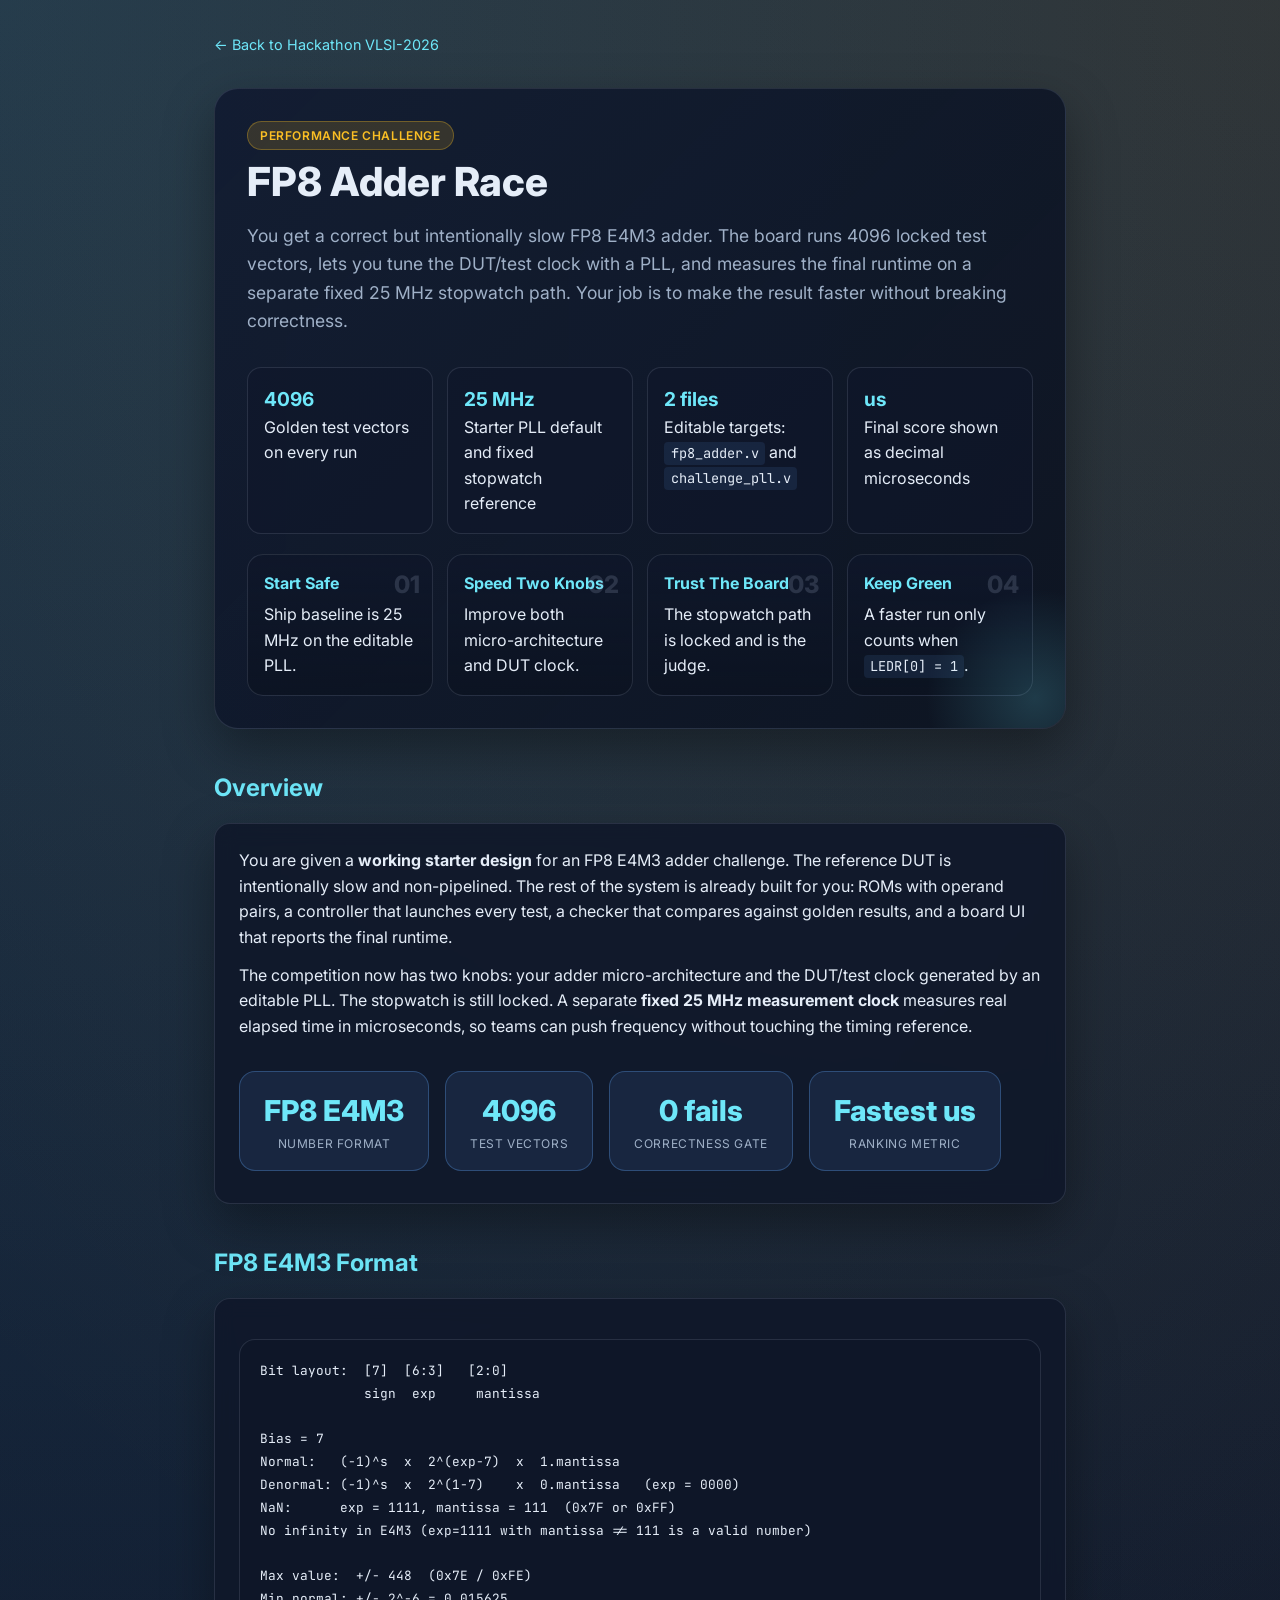
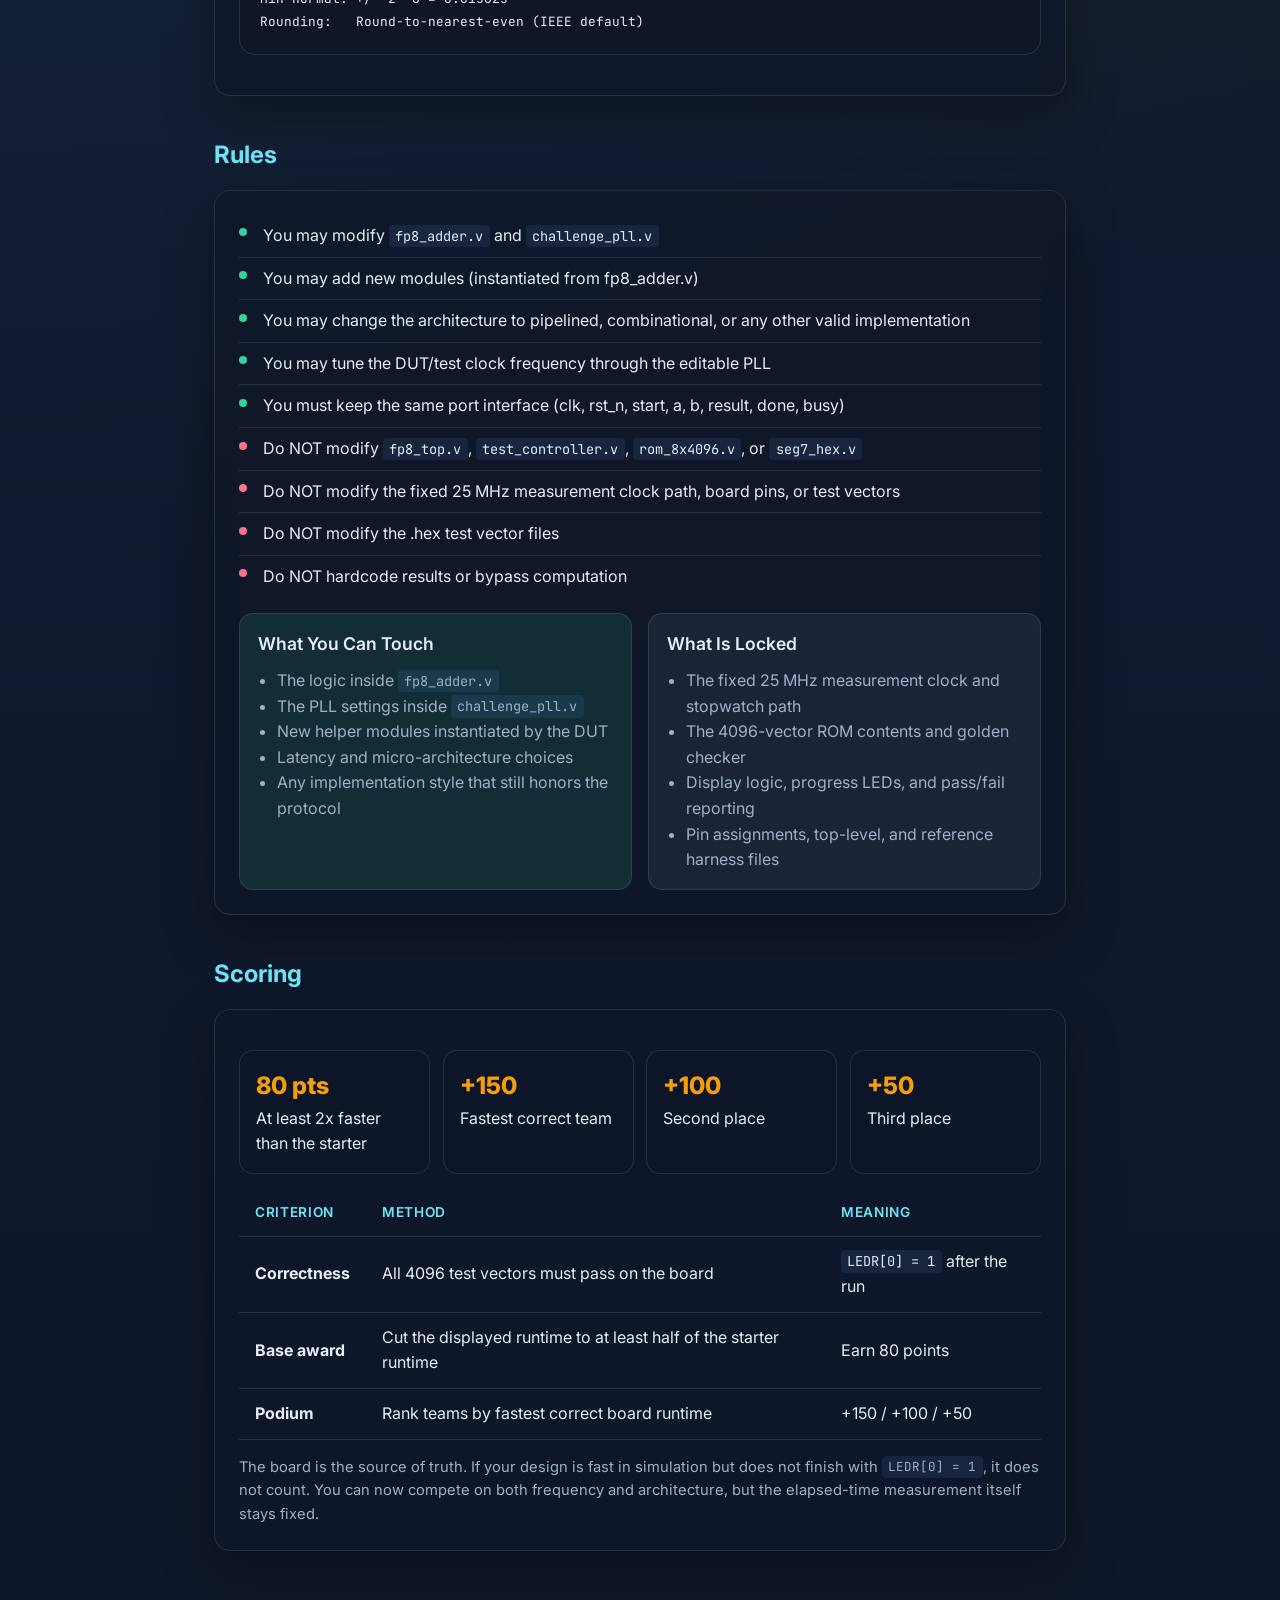
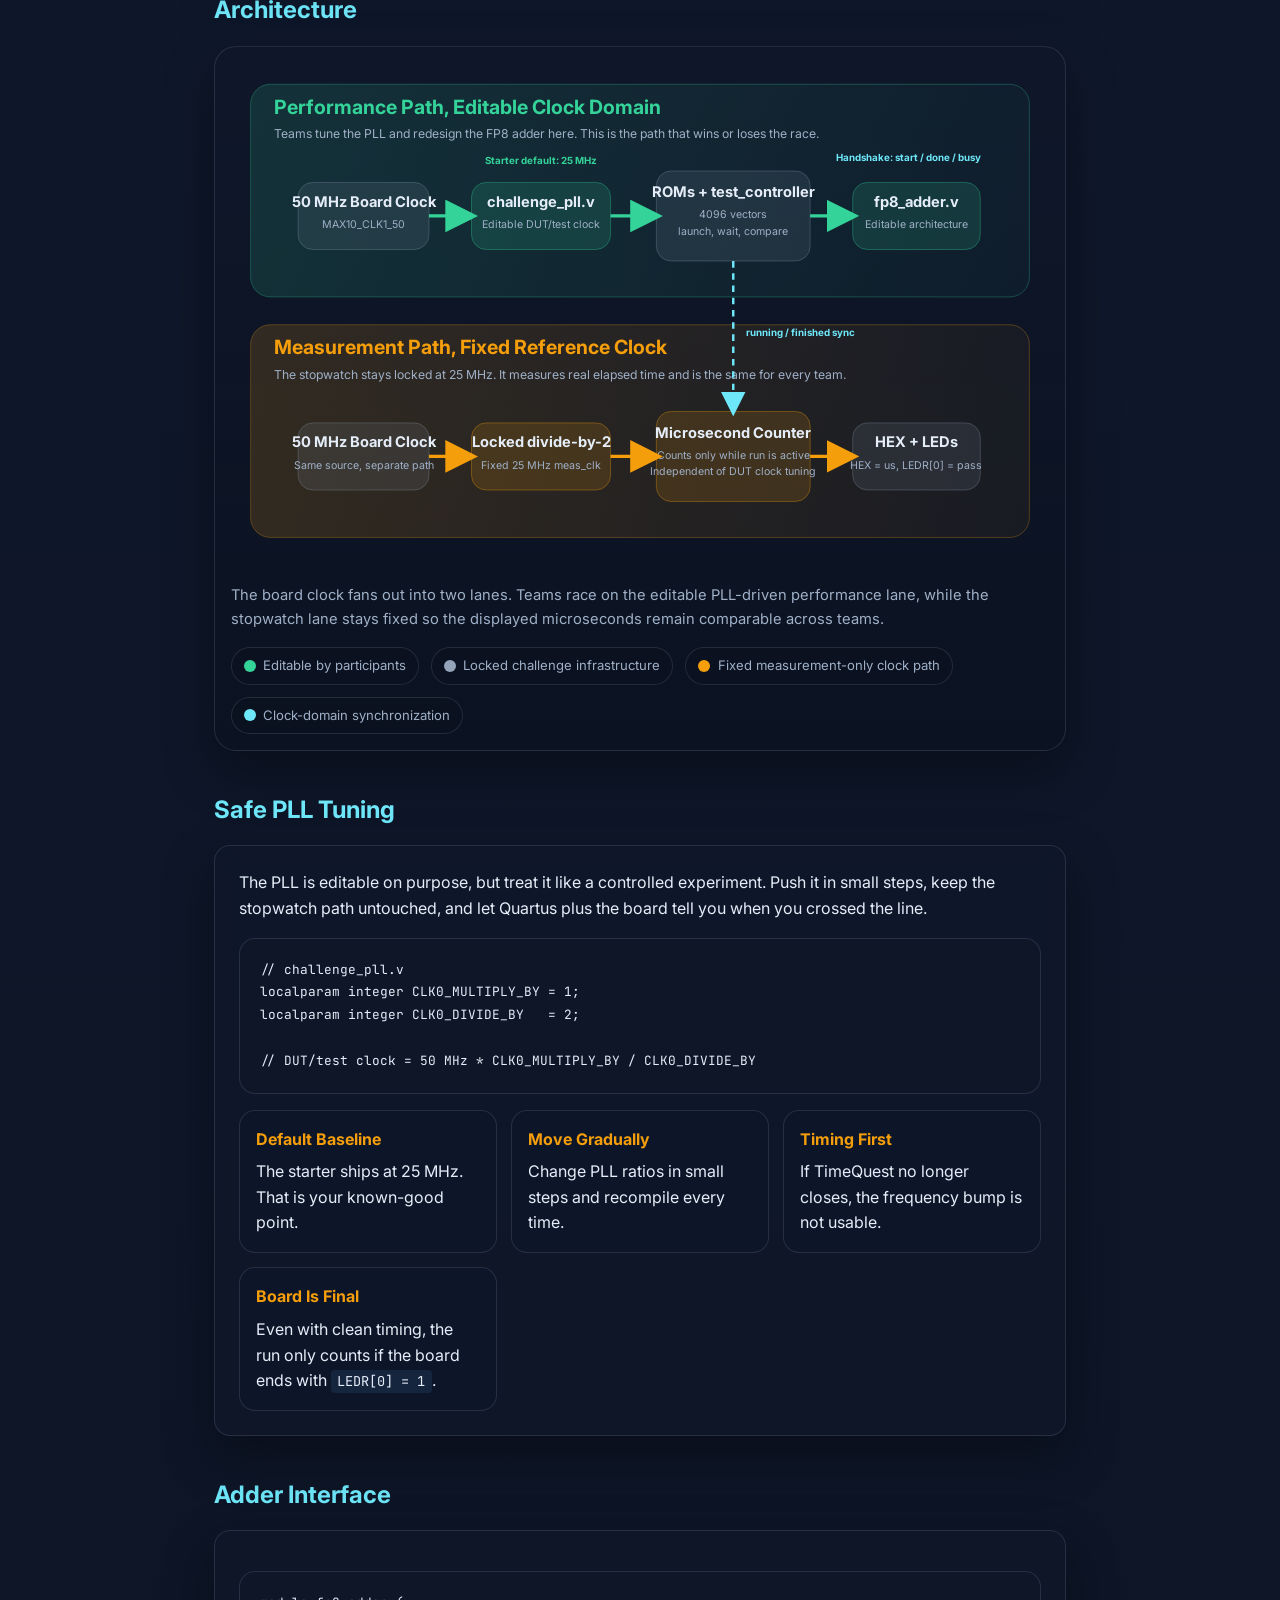
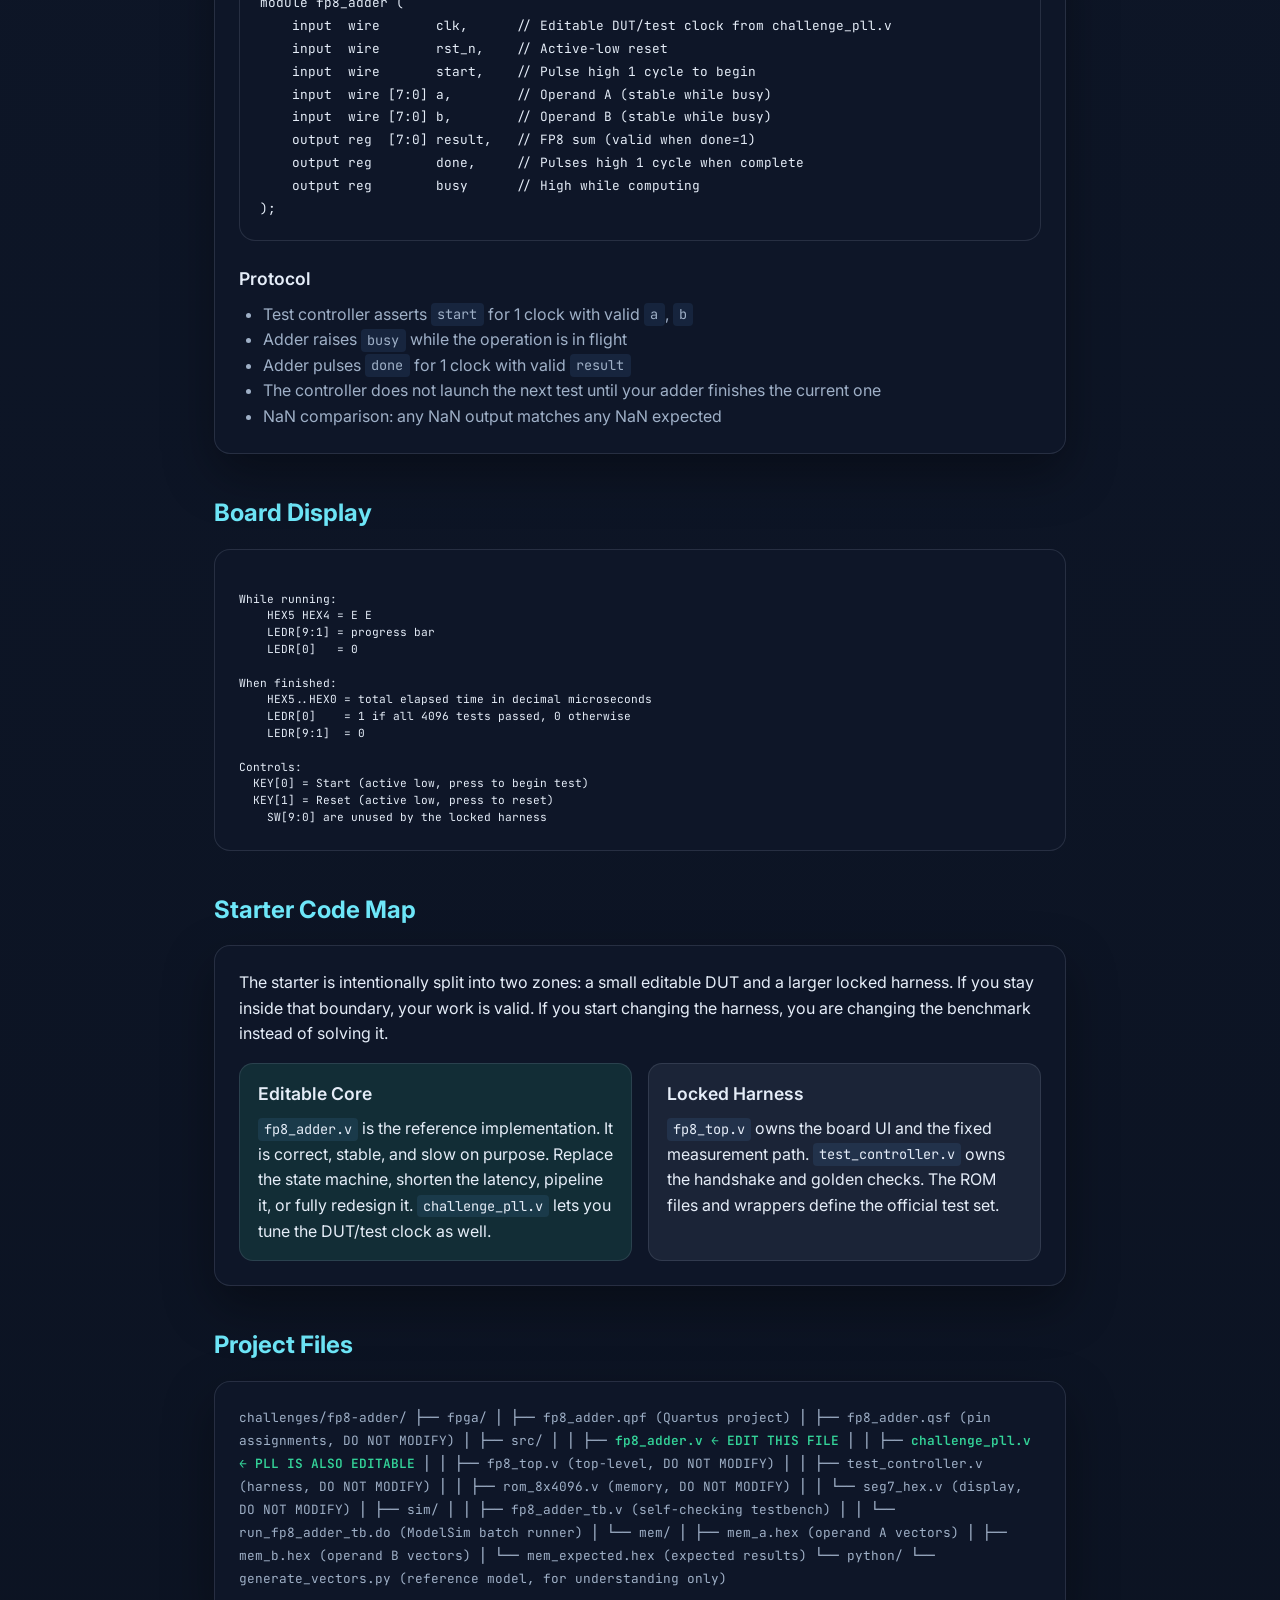
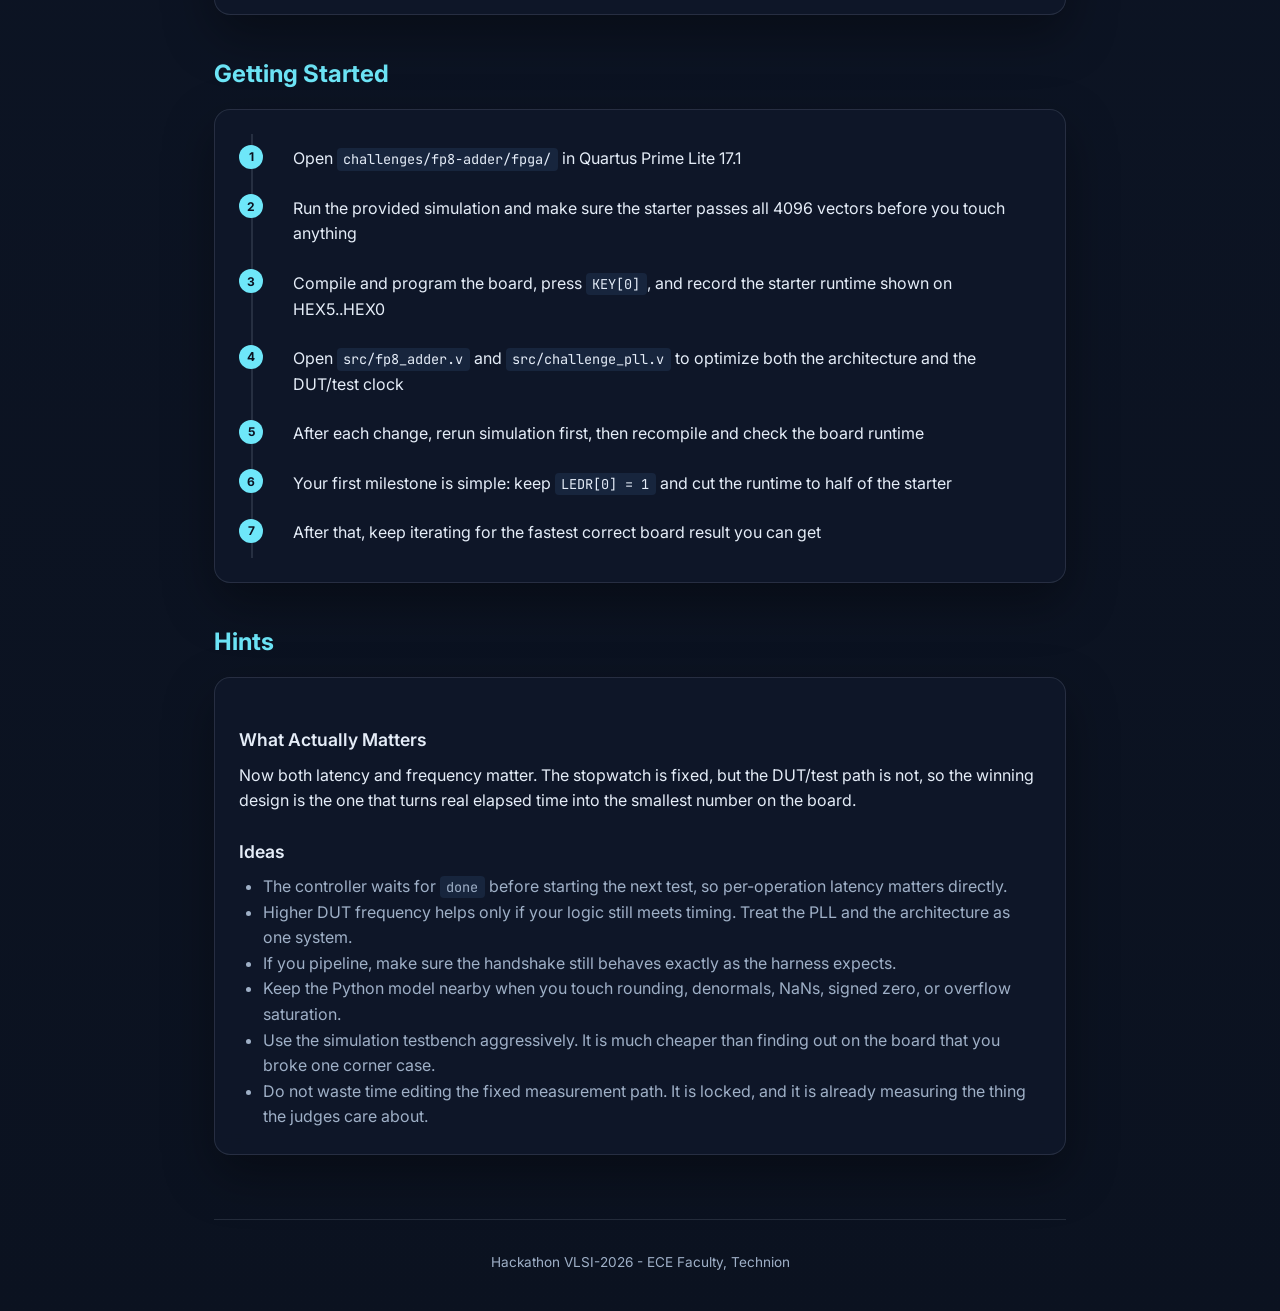
<file: challenges_public/fp8-adder/index.html>
<!DOCTYPE html>
<html lang="en">
<head>
    <meta charset="UTF-8">
    <meta name="viewport" content="width=device-width, initial-scale=1.0">
    <title>FP8 Adder Challenge - Hackathon VLSI-2026</title>
    <link rel="preconnect" href="https://fonts.googleapis.com">
    <link href="https://fonts.googleapis.com/css2?family=Inter:wght@400;500;600;700;800&family=JetBrains+Mono:wght@400;500&display=swap" rel="stylesheet">
    <style>
        :root {
            --bg: #0b1220;
            --bg-2: #111b31;
            --bg-card: rgba(15, 23, 42, 0.88);
            --border: rgba(148, 163, 184, 0.18);
            --text: #e5edf8;
            --text-muted: #9fb0c7;
            --accent: #6ee7f9;
            --accent-2: #f59e0b;
            --accent-green: #34d399;
            --accent-red: #fb7185;
            --accent-yellow: #fbbf24;
            --editable-bg: rgba(52, 211, 153, 0.12);
            --locked-bg: rgba(148, 163, 184, 0.1);
            --radius: 16px;
            --font: 'Inter', sans-serif;
            --mono: 'JetBrains Mono', monospace;
            --shadow: 0 20px 50px rgba(0, 0, 0, 0.35);
        }

        * { margin: 0; padding: 0; box-sizing: border-box; }
        body {
            font-family: var(--font);
            color: var(--text);
            line-height: 1.6;
            background:
                radial-gradient(circle at top left, rgba(110, 231, 249, 0.14), transparent 28%),
                radial-gradient(circle at top right, rgba(245, 158, 11, 0.12), transparent 24%),
                linear-gradient(180deg, var(--bg-2), var(--bg));
            min-height: 100vh;
        }

        .container { max-width: 900px; margin: 0 auto; padding: 2rem 1.5rem; }

        .back-link { display: inline-block; color: var(--accent); text-decoration: none; margin-bottom: 2rem; font-size: 0.9rem; }
        .back-link:hover { text-decoration: underline; }

        h1 { font-size: 2.5rem; font-weight: 800; margin-bottom: 0.5rem; }
        h2 { font-size: 1.5rem; font-weight: 700; margin-top: 2.5rem; margin-bottom: 1rem; color: var(--accent); }
        h3 { font-size: 1.1rem; font-weight: 600; margin-top: 1.5rem; margin-bottom: 0.5rem; }

        .subtitle { color: var(--text-muted); font-size: 1.1rem; margin-bottom: 2rem; }

        .badge { display: inline-block; padding: 0.25rem 0.75rem; border-radius: 20px; font-size: 0.75rem; font-weight: 600; text-transform: uppercase; letter-spacing: 0.05em; }
        .badge-performance { background: rgba(251, 191, 36, 0.15); color: var(--accent-yellow); border: 1px solid rgba(251, 191, 36, 0.3); }

        .hero {
            position: relative;
            overflow: hidden;
            background:
                linear-gradient(135deg, rgba(17, 27, 49, 0.95), rgba(11, 18, 32, 0.92)),
                linear-gradient(90deg, rgba(110, 231, 249, 0.1), rgba(245, 158, 11, 0.08));
            border: 1px solid var(--border);
            border-radius: 24px;
            padding: 2rem;
            box-shadow: var(--shadow);
            margin-bottom: 2rem;
        }

        .hero::after {
            content: "";
            position: absolute;
            inset: auto -80px -80px auto;
            width: 220px;
            height: 220px;
            border-radius: 50%;
            background: radial-gradient(circle, rgba(110, 231, 249, 0.18), transparent 70%);
            pointer-events: none;
        }

        .card { background: var(--bg-card); border: 1px solid var(--border); border-radius: var(--radius); padding: 1.5rem; margin-bottom: 1.5rem; box-shadow: var(--shadow); backdrop-filter: blur(10px); }

        .callout-grid {
            display: grid;
            grid-template-columns: repeat(auto-fit, minmax(180px, 1fr));
            gap: 0.9rem;
            margin-top: 1.5rem;
        }

        .callout {
            padding: 1rem;
            border-radius: 14px;
            border: 1px solid var(--border);
            background: rgba(15, 23, 42, 0.55);
        }

        .callout strong { display: block; color: var(--accent); font-size: 1.2rem; }

        .poster-strip {
            display: grid;
            grid-template-columns: repeat(auto-fit, minmax(180px, 1fr));
            gap: 0.85rem;
            margin: 1.25rem 0 0;
        }

        .poster-step {
            border-radius: 16px;
            border: 1px solid var(--border);
            background: linear-gradient(180deg, rgba(15, 23, 42, 0.95), rgba(11, 18, 32, 0.7));
            padding: 1rem;
            position: relative;
            overflow: hidden;
        }

        .poster-step::before {
            content: attr(data-step);
            position: absolute;
            top: 0.7rem;
            right: 0.8rem;
            color: rgba(159, 176, 199, 0.2);
            font-weight: 800;
            font-size: 1.5rem;
        }

        .poster-step strong {
            display: block;
            margin-bottom: 0.35rem;
            color: var(--accent);
        }

        .tip-grid {
            display: grid;
            grid-template-columns: repeat(auto-fit, minmax(210px, 1fr));
            gap: 0.9rem;
            margin-top: 1rem;
        }

        .tip-card {
            border: 1px solid var(--border);
            border-radius: 16px;
            padding: 1rem;
            background: rgba(15, 23, 42, 0.55);
        }

        .tip-card strong {
            display: block;
            margin-bottom: 0.45rem;
            color: var(--accent-2);
        }

        .touch-grid {
            display: grid;
            grid-template-columns: repeat(auto-fit, minmax(240px, 1fr));
            gap: 1rem;
            margin-top: 1rem;
        }

        .touch-box {
            border-radius: 14px;
            padding: 1rem 1.1rem;
            border: 1px solid var(--border);
        }

        .touch-box.editable { background: var(--editable-bg); }
        .touch-box.locked { background: var(--locked-bg); }

        .touch-box h3 { margin-top: 0; }

        .touch-box ul { margin: 0.6rem 0 0; padding-left: 1.2rem; color: var(--text-muted); }

        .rule-list { list-style: none; padding: 0; }
        .rule-list li { padding: 0.5rem 0; padding-left: 1.5rem; position: relative; border-bottom: 1px solid var(--border); }
        .rule-list li:last-child { border-bottom: none; }
        .rule-list li::before { content: ""; position: absolute; left: 0; top: 0.85rem; width: 8px; height: 8px; border-radius: 50%; }
        .rule-list li.rule-do::before { background: var(--accent-green); }
        .rule-list li.rule-dont::before { background: var(--accent-red); }

        .scoring-table { width: 100%; border-collapse: collapse; margin-top: 1rem; }
        .scoring-table th, .scoring-table td { padding: 0.75rem 1rem; text-align: left; border-bottom: 1px solid var(--border); }
        .scoring-table th { color: var(--accent); font-weight: 600; font-size: 0.85rem; text-transform: uppercase; letter-spacing: 0.05em; }

        code { font-family: var(--mono); background: rgba(96, 165, 250, 0.1); padding: 0.15rem 0.4rem; border-radius: 4px; font-size: 0.85em; }
        pre { background: var(--bg-card); border: 1px solid var(--border); border-radius: var(--radius); padding: 1.25rem; overflow-x: auto; margin: 1rem 0; }
        pre code { background: none; padding: 0; font-size: 0.8rem; line-height: 1.7; }

        .arch-diagram { background: var(--bg-card); border: 1px solid var(--border); border-radius: var(--radius); padding: 2rem; margin: 1.5rem 0; text-align: center; font-family: var(--mono); font-size: 0.75rem; line-height: 1.4; white-space: pre; overflow-x: auto; }

        .system-diagram-wrap {
            border: 1px solid var(--border);
            border-radius: 22px;
            padding: 1rem;
            background: linear-gradient(180deg, rgba(15, 23, 42, 0.92), rgba(11, 18, 32, 0.82));
            box-shadow: var(--shadow);
            overflow: hidden;
        }

        .system-diagram {
            width: 100%;
            height: auto;
            display: block;
        }

        .diagram-caption {
            margin-top: 0.9rem;
            color: var(--text-muted);
            font-size: 0.92rem;
        }

        .diagram-legend {
            display: flex;
            flex-wrap: wrap;
            gap: 0.75rem;
            margin-top: 1rem;
        }

        .legend-item {
            display: inline-flex;
            align-items: center;
            gap: 0.45rem;
            padding: 0.45rem 0.75rem;
            border-radius: 999px;
            border: 1px solid var(--border);
            background: rgba(11, 18, 32, 0.65);
            color: var(--text-muted);
            font-size: 0.82rem;
        }

        .legend-swatch {
            width: 12px;
            height: 12px;
            border-radius: 999px;
            display: inline-block;
        }

        .legend-editable { background: #34d399; }
        .legend-locked { background: #94a3b8; }
        .legend-fixed { background: #f59e0b; }
        .legend-sync { background: #6ee7f9; }

        .file-tree { font-family: var(--mono); font-size: 0.8rem; line-height: 1.8; color: var(--text-muted); }
        .file-tree .editable { color: var(--accent-green); font-weight: 600; }
        .file-tree .readonly { color: var(--text-muted); }

        .metric-box { display: inline-block; background: rgba(96, 165, 250, 0.1); border: 1px solid rgba(96, 165, 250, 0.3); border-radius: var(--radius); padding: 1rem 1.5rem; margin: 0.5rem 0.5rem 0.5rem 0; text-align: center; }
        .metric-value { font-size: 1.8rem; font-weight: 800; color: var(--accent); }
        .metric-label { font-size: 0.75rem; color: var(--text-muted); text-transform: uppercase; letter-spacing: 0.05em; }

        .steps { counter-reset: steps; }
        .steps li { counter-increment: steps; list-style: none; padding: 0.75rem 0 0.75rem 2.5rem; position: relative; border-left: 2px solid var(--border); margin-left: 0.75rem; }
        .steps li::before { content: counter(steps); position: absolute; left: -0.85rem; top: 0.65rem; width: 1.5rem; height: 1.5rem; background: var(--accent); color: var(--bg); border-radius: 50%; font-size: 0.75rem; font-weight: 700; display: flex; align-items: center; justify-content: center; }

        .display-diagram { font-family: var(--mono); font-size: 0.7rem; background: var(--bg-card); border: 1px solid var(--border); border-radius: var(--radius); padding: 1.5rem; margin: 1rem 0; white-space: pre; overflow-x: auto; line-height: 1.5; }

        .score-strip {
            display: grid;
            grid-template-columns: repeat(auto-fit, minmax(160px, 1fr));
            gap: 0.8rem;
            margin-top: 1rem;
        }

        .score-pill {
            border: 1px solid var(--border);
            border-radius: 14px;
            padding: 1rem;
            background: rgba(15, 23, 42, 0.55);
        }

        .score-pill .big {
            font-size: 1.5rem;
            font-weight: 800;
            color: var(--accent-2);
        }

        footer { margin-top: 4rem; padding: 2rem 0; border-top: 1px solid var(--border); text-align: center; color: var(--text-muted); font-size: 0.85rem; }

        @media (max-width: 640px) {
            h1 { font-size: 2rem; }
            .hero { padding: 1.5rem; }
            .arch-diagram, .display-diagram { font-size: 0.65rem; padding: 1rem; }
        }
    </style>
</head>
<body>
<div class="container">

    <a href="../../index.html#challenges" class="back-link">&larr; Back to Hackathon VLSI-2026</a>

    <div class="hero">
        <span class="badge badge-performance">Performance Challenge</span>
        <h1>FP8 Adder Race</h1>
        <p class="subtitle">You get a correct but intentionally slow FP8 E4M3 adder. The board runs 4096 locked test vectors, lets you tune the DUT/test clock with a PLL, and measures the final runtime on a separate fixed 25 MHz stopwatch path. Your job is to make the result faster without breaking correctness.</p>

        <div class="callout-grid">
            <div class="callout">
                <strong>4096</strong>
                Golden test vectors on every run
            </div>
            <div class="callout">
                <strong>25 MHz</strong>
                Starter PLL default and fixed stopwatch reference
            </div>
            <div class="callout">
                <strong>2 files</strong>
                Editable targets: <code>fp8_adder.v</code> and <code>challenge_pll.v</code>
            </div>
            <div class="callout">
                <strong>us</strong>
                Final score shown as decimal microseconds
            </div>
        </div>

        <div class="poster-strip">
            <div class="poster-step" data-step="01">
                <strong>Start Safe</strong>
                Ship baseline is 25 MHz on the editable PLL.
            </div>
            <div class="poster-step" data-step="02">
                <strong>Speed Two Knobs</strong>
                Improve both micro-architecture and DUT clock.
            </div>
            <div class="poster-step" data-step="03">
                <strong>Trust The Board</strong>
                The stopwatch path is locked and is the judge.
            </div>
            <div class="poster-step" data-step="04">
                <strong>Keep Green</strong>
                A faster run only counts when <code>LEDR[0] = 1</code>.
            </div>
        </div>
    </div>

    <!-- ─── Overview ─── -->
    <h2>Overview</h2>
    <div class="card">
        <p>You are given a <strong>working starter design</strong> for an FP8 E4M3 adder challenge. The reference DUT is intentionally slow and non-pipelined. The rest of the system is already built for you: ROMs with operand pairs, a controller that launches every test, a checker that compares against golden results, and a board UI that reports the final runtime.</p>
        <p style="margin-top: 0.75rem;">The competition now has two knobs: your adder micro-architecture and the DUT/test clock generated by an editable PLL. The stopwatch is still locked. A separate <strong>fixed 25 MHz measurement clock</strong> measures real elapsed time in microseconds, so teams can push frequency without touching the timing reference.</p>
        <div style="margin-top: 1.5rem; display: flex; flex-wrap: wrap; gap: 0.5rem;">
            <div class="metric-box">
                <div class="metric-value">FP8 E4M3</div>
                <div class="metric-label">Number Format</div>
            </div>
            <div class="metric-box">
                <div class="metric-value">4096</div>
                <div class="metric-label">Test Vectors</div>
            </div>
            <div class="metric-box">
                <div class="metric-value">0 fails</div>
                <div class="metric-label">Correctness Gate</div>
            </div>
            <div class="metric-box">
                <div class="metric-value">Fastest us</div>
                <div class="metric-label">Ranking Metric</div>
            </div>
        </div>
    </div>

    <!-- ─── FP8 E4M3 Format ─── -->
    <h2>FP8 E4M3 Format</h2>
    <div class="card">
        <pre><code>Bit layout:  [7]  [6:3]   [2:0]
             sign  exp     mantissa

Bias = 7
Normal:   (-1)^s  x  2^(exp-7)  x  1.mantissa
Denormal: (-1)^s  x  2^(1-7)    x  0.mantissa   (exp = 0000)
NaN:      exp = 1111, mantissa = 111  (0x7F or 0xFF)
No infinity in E4M3 (exp=1111 with mantissa != 111 is a valid number)

Max value:  +/- 448  (0x7E / 0xFE)
Min normal: +/- 2^-6 = 0.015625
Rounding:   Round-to-nearest-even (IEEE default)</code></pre>
    </div>

    <!-- ─── Rules ─── -->
    <h2>Rules</h2>
    <div class="card">
        <ul class="rule-list">
            <li class="rule-do">You may modify <code>fp8_adder.v</code> and <code>challenge_pll.v</code></li>
            <li class="rule-do">You may add new modules (instantiated from fp8_adder.v)</li>
            <li class="rule-do">You may change the architecture to pipelined, combinational, or any other valid implementation</li>
            <li class="rule-do">You may tune the DUT/test clock frequency through the editable PLL</li>
            <li class="rule-do">You must keep the same port interface (clk, rst_n, start, a, b, result, done, busy)</li>
            <li class="rule-dont">Do NOT modify <code>fp8_top.v</code>, <code>test_controller.v</code>, <code>rom_8x4096.v</code>, or <code>seg7_hex.v</code></li>
            <li class="rule-dont">Do NOT modify the fixed 25 MHz measurement clock path, board pins, or test vectors</li>
            <li class="rule-dont">Do NOT modify the .hex test vector files</li>
            <li class="rule-dont">Do NOT hardcode results or bypass computation</li>
        </ul>

        <div class="touch-grid">
            <div class="touch-box editable">
                <h3>What You Can Touch</h3>
                <ul>
                    <li>The logic inside <code>fp8_adder.v</code></li>
                    <li>The PLL settings inside <code>challenge_pll.v</code></li>
                    <li>New helper modules instantiated by the DUT</li>
                    <li>Latency and micro-architecture choices</li>
                    <li>Any implementation style that still honors the protocol</li>
                </ul>
            </div>
            <div class="touch-box locked">
                <h3>What Is Locked</h3>
                <ul>
                    <li>The fixed 25 MHz measurement clock and stopwatch path</li>
                    <li>The 4096-vector ROM contents and golden checker</li>
                    <li>Display logic, progress LEDs, and pass/fail reporting</li>
                    <li>Pin assignments, top-level, and reference harness files</li>
                </ul>
            </div>
        </div>
    </div>

    <!-- ─── Scoring ─── -->
    <h2>Scoring</h2>
    <div class="card">
        <div class="score-strip">
            <div class="score-pill">
                <div class="big">80 pts</div>
                At least 2x faster than the starter
            </div>
            <div class="score-pill">
                <div class="big">+150</div>
                Fastest correct team
            </div>
            <div class="score-pill">
                <div class="big">+100</div>
                Second place
            </div>
            <div class="score-pill">
                <div class="big">+50</div>
                Third place
            </div>
        </div>

        <table class="scoring-table">
            <thead>
                <tr><th>Criterion</th><th>Method</th><th>Meaning</th></tr>
            </thead>
            <tbody>
                <tr>
                    <td><strong>Correctness</strong></td>
                    <td>All 4096 test vectors must pass on the board</td>
                    <td><code>LEDR[0] = 1</code> after the run</td>
                </tr>
                <tr>
                    <td><strong>Base award</strong></td>
                    <td>Cut the displayed runtime to at least half of the starter runtime</td>
                    <td>Earn 80 points</td>
                </tr>
                <tr>
                    <td><strong>Podium</strong></td>
                    <td>Rank teams by fastest correct board runtime</td>
                    <td>+150 / +100 / +50</td>
                </tr>
            </tbody>
        </table>
        <p style="margin-top: 1rem; color: var(--text-muted); font-size: 0.92rem;">The board is the source of truth. If your design is fast in simulation but does not finish with <code>LEDR[0] = 1</code>, it does not count. You can now compete on both frequency and architecture, but the elapsed-time measurement itself stays fixed.</p>
    </div>

    <!-- ─── Architecture ─── -->
    <h2>Architecture</h2>
    <div class="system-diagram-wrap">
        <svg class="system-diagram" viewBox="0 0 1000 620" role="img" aria-label="FP8 adder challenge system block diagram with editable performance path and fixed measurement path">
            <defs>
                <linearGradient id="perfLane" x1="0" x2="1">
                    <stop offset="0%" stop-color="rgba(52,211,153,0.14)"/>
                    <stop offset="100%" stop-color="rgba(52,211,153,0.04)"/>
                </linearGradient>
                <linearGradient id="measLane" x1="0" x2="1">
                    <stop offset="0%" stop-color="rgba(245,158,11,0.16)"/>
                    <stop offset="100%" stop-color="rgba(245,158,11,0.05)"/>
                </linearGradient>
                <marker id="arrowPerf" markerWidth="10" markerHeight="10" refX="8" refY="5" orient="auto">
                    <path d="M0,0 L10,5 L0,10 z" fill="#34d399"></path>
                </marker>
                <marker id="arrowMeas" markerWidth="10" markerHeight="10" refX="8" refY="5" orient="auto">
                    <path d="M0,0 L10,5 L0,10 z" fill="#f59e0b"></path>
                </marker>
                <marker id="arrowSync" markerWidth="10" markerHeight="10" refX="8" refY="5" orient="auto">
                    <path d="M0,0 L10,5 L0,10 z" fill="#6ee7f9"></path>
                </marker>
            </defs>

            <rect x="24" y="26" width="952" height="260" rx="24" fill="url(#perfLane)" stroke="rgba(52,211,153,0.35)"></rect>
            <rect x="24" y="320" width="952" height="260" rx="24" fill="url(#measLane)" stroke="rgba(245,158,11,0.35)"></rect>

            <text x="52" y="62" fill="#34d399" font-size="24" font-weight="700">Performance Path, Editable Clock Domain</text>
            <text x="52" y="92" fill="#9fb0c7" font-size="15">Teams tune the PLL and redesign the FP8 adder here. This is the path that wins or loses the race.</text>

            <text x="52" y="356" fill="#f59e0b" font-size="24" font-weight="700">Measurement Path, Fixed Reference Clock</text>
            <text x="52" y="386" fill="#9fb0c7" font-size="15">The stopwatch stays locked at 25 MHz. It measures real elapsed time and is the same for every team.</text>

            <rect x="82" y="146" width="160" height="82" rx="18" fill="rgba(148,163,184,0.12)" stroke="rgba(148,163,184,0.35)"></rect>
            <text x="162" y="176" text-anchor="middle" fill="#e5edf8" font-size="18" font-weight="700">50 MHz Board Clock</text>
            <text x="162" y="202" text-anchor="middle" fill="#9fb0c7" font-size="13">MAX10_CLK1_50</text>

            <rect x="294" y="146" width="170" height="82" rx="18" fill="rgba(52,211,153,0.14)" stroke="rgba(52,211,153,0.42)"></rect>
            <text x="379" y="176" text-anchor="middle" fill="#e5edf8" font-size="18" font-weight="700">challenge_pll.v</text>
            <text x="379" y="202" text-anchor="middle" fill="#9fb0c7" font-size="13">Editable DUT/test clock</text>

            <rect x="520" y="132" width="188" height="110" rx="18" fill="rgba(148,163,184,0.12)" stroke="rgba(148,163,184,0.35)"></rect>
            <text x="614" y="164" text-anchor="middle" fill="#e5edf8" font-size="18" font-weight="700">ROMs + test_controller</text>
            <text x="614" y="190" text-anchor="middle" fill="#9fb0c7" font-size="13">4096 vectors</text>
            <text x="614" y="210" text-anchor="middle" fill="#9fb0c7" font-size="13">launch, wait, compare</text>

            <rect x="760" y="146" width="156" height="82" rx="18" fill="rgba(52,211,153,0.14)" stroke="rgba(52,211,153,0.42)"></rect>
            <text x="838" y="176" text-anchor="middle" fill="#e5edf8" font-size="18" font-weight="700">fp8_adder.v</text>
            <text x="838" y="202" text-anchor="middle" fill="#9fb0c7" font-size="13">Editable architecture</text>

            <path d="M242 187 L294 187" stroke="#34d399" stroke-width="4" fill="none" marker-end="url(#arrowPerf)"></path>
            <path d="M464 187 L520 187" stroke="#34d399" stroke-width="4" fill="none" marker-end="url(#arrowPerf)"></path>
            <path d="M708 187 L760 187" stroke="#34d399" stroke-width="4" fill="none" marker-end="url(#arrowPerf)"></path>

            <text x="379" y="124" text-anchor="middle" fill="#34d399" font-size="12" font-weight="700">Starter default: 25 MHz</text>
            <text x="740" y="120" fill="#6ee7f9" font-size="12" font-weight="700">Handshake: start / done / busy</text>

            <rect x="82" y="440" width="160" height="82" rx="18" fill="rgba(148,163,184,0.12)" stroke="rgba(148,163,184,0.35)"></rect>
            <text x="162" y="470" text-anchor="middle" fill="#e5edf8" font-size="18" font-weight="700">50 MHz Board Clock</text>
            <text x="162" y="496" text-anchor="middle" fill="#9fb0c7" font-size="13">Same source, separate path</text>

            <rect x="294" y="440" width="170" height="82" rx="18" fill="rgba(245,158,11,0.14)" stroke="rgba(245,158,11,0.42)"></rect>
            <text x="379" y="470" text-anchor="middle" fill="#e5edf8" font-size="18" font-weight="700">Locked divide-by-2</text>
            <text x="379" y="496" text-anchor="middle" fill="#9fb0c7" font-size="13">Fixed 25 MHz meas_clk</text>

            <rect x="520" y="426" width="188" height="110" rx="18" fill="rgba(245,158,11,0.14)" stroke="rgba(245,158,11,0.42)"></rect>
            <text x="614" y="458" text-anchor="middle" fill="#e5edf8" font-size="18" font-weight="700">Microsecond Counter</text>
            <text x="614" y="484" text-anchor="middle" fill="#9fb0c7" font-size="13">Counts only while run is active</text>
            <text x="614" y="504" text-anchor="middle" fill="#9fb0c7" font-size="13">Independent of DUT clock tuning</text>

            <rect x="760" y="440" width="156" height="82" rx="18" fill="rgba(148,163,184,0.12)" stroke="rgba(148,163,184,0.35)"></rect>
            <text x="838" y="470" text-anchor="middle" fill="#e5edf8" font-size="18" font-weight="700">HEX + LEDs</text>
            <text x="838" y="496" text-anchor="middle" fill="#9fb0c7" font-size="13">HEX = us, LEDR[0] = pass</text>

            <path d="M242 481 L294 481" stroke="#f59e0b" stroke-width="4" fill="none" marker-end="url(#arrowMeas)"></path>
            <path d="M464 481 L520 481" stroke="#f59e0b" stroke-width="4" fill="none" marker-end="url(#arrowMeas)"></path>
            <path d="M708 481 L760 481" stroke="#f59e0b" stroke-width="4" fill="none" marker-end="url(#arrowMeas)"></path>

            <path d="M614 242 C614 296, 614 330, 614 426" stroke="#6ee7f9" stroke-width="3" fill="none" stroke-dasharray="8 7" marker-end="url(#arrowSync)"></path>
            <text x="630" y="334" fill="#6ee7f9" font-size="12" font-weight="700">running / finished sync</text>
        </svg>

        <p class="diagram-caption">The board clock fans out into two lanes. Teams race on the editable PLL-driven performance lane, while the stopwatch lane stays fixed so the displayed microseconds remain comparable across teams.</p>

        <div class="diagram-legend">
            <span class="legend-item"><span class="legend-swatch legend-editable"></span>Editable by participants</span>
            <span class="legend-item"><span class="legend-swatch legend-locked"></span>Locked challenge infrastructure</span>
            <span class="legend-item"><span class="legend-swatch legend-fixed"></span>Fixed measurement-only clock path</span>
            <span class="legend-item"><span class="legend-swatch legend-sync"></span>Clock-domain synchronization</span>
        </div>
    </div>

    <h2>Safe PLL Tuning</h2>
    <div class="card">
        <p>The PLL is editable on purpose, but treat it like a controlled experiment. Push it in small steps, keep the stopwatch path untouched, and let Quartus plus the board tell you when you crossed the line.</p>

        <pre><code>// challenge_pll.v
localparam integer CLK0_MULTIPLY_BY = 1;
localparam integer CLK0_DIVIDE_BY   = 2;

// DUT/test clock = 50 MHz * CLK0_MULTIPLY_BY / CLK0_DIVIDE_BY</code></pre>

        <div class="tip-grid">
            <div class="tip-card">
                <strong>Default Baseline</strong>
                The starter ships at 25 MHz. That is your known-good point.
            </div>
            <div class="tip-card">
                <strong>Move Gradually</strong>
                Change PLL ratios in small steps and recompile every time.
            </div>
            <div class="tip-card">
                <strong>Timing First</strong>
                If TimeQuest no longer closes, the frequency bump is not usable.
            </div>
            <div class="tip-card">
                <strong>Board Is Final</strong>
                Even with clean timing, the run only counts if the board ends with <code>LEDR[0] = 1</code>.
            </div>
        </div>
    </div>

    <!-- ─── Interface ─── -->
    <h2>Adder Interface</h2>
    <div class="card">
        <pre><code>module fp8_adder (
    input  wire       clk,      // Editable DUT/test clock from challenge_pll.v
    input  wire       rst_n,    // Active-low reset
    input  wire       start,    // Pulse high 1 cycle to begin
    input  wire [7:0] a,        // Operand A (stable while busy)
    input  wire [7:0] b,        // Operand B (stable while busy)
    output reg  [7:0] result,   // FP8 sum (valid when done=1)
    output reg        done,     // Pulses high 1 cycle when complete
    output reg        busy      // High while computing
);</code></pre>
        <h3>Protocol</h3>
        <ul style="margin-top: 0.5rem; padding-left: 1.5rem; color: var(--text-muted);">
            <li>Test controller asserts <code>start</code> for 1 clock with valid <code>a</code>, <code>b</code></li>
                        <li>Adder raises <code>busy</code> while the operation is in flight</li>
                        <li>Adder pulses <code>done</code> for 1 clock with valid <code>result</code></li>
                        <li>The controller does not launch the next test until your adder finishes the current one</li>
            <li>NaN comparison: any NaN output matches any NaN expected</li>
        </ul>
    </div>

    <!-- ─── Display ─── -->
    <h2>Board Display</h2>
    <div class="display-diagram">
While running:
    HEX5 HEX4 = E E
    LEDR[9:1] = progress bar
    LEDR[0]   = 0

When finished:
    HEX5..HEX0 = total elapsed time in decimal microseconds
    LEDR[0]    = 1 if all 4096 tests passed, 0 otherwise
    LEDR[9:1]  = 0

Controls:
  KEY[0] = Start (active low, press to begin test)
  KEY[1] = Reset (active low, press to reset)
    SW[9:0] are unused by the locked harness</div>

        <h2>Starter Code Map</h2>
        <div class="card">
                <p>The starter is intentionally split into two zones: a small editable DUT and a larger locked harness. If you stay inside that boundary, your work is valid. If you start changing the harness, you are changing the benchmark instead of solving it.</p>
                <div class="touch-grid">
                        <div class="touch-box editable">
                                <h3>Editable Core</h3>
                                <p><code>fp8_adder.v</code> is the reference implementation. It is correct, stable, and slow on purpose. Replace the state machine, shorten the latency, pipeline it, or fully redesign it. <code>challenge_pll.v</code> lets you tune the DUT/test clock as well.</p>
                        </div>
                        <div class="touch-box locked">
                                <h3>Locked Harness</h3>
                                <p><code>fp8_top.v</code> owns the board UI and the fixed measurement path. <code>test_controller.v</code> owns the handshake and golden checks. The ROM files and wrappers define the official test set.</p>
                        </div>
                </div>
        </div>

    <!-- ─── File Structure ─── -->
    <h2>Project Files</h2>
    <div class="card">
        <div class="file-tree">
challenges/fp8-adder/
├── fpga/
│   ├── fp8_adder.qpf              <span class="readonly">(Quartus project)</span>
│   ├── fp8_adder.qsf              <span class="readonly">(pin assignments, DO NOT MODIFY)</span>
│   ├── src/
│   │   ├── <span class="editable">fp8_adder.v</span>            <span class="editable">← EDIT THIS FILE</span>
│   │   ├── <span class="editable">challenge_pll.v</span>        <span class="editable">← PLL IS ALSO EDITABLE</span>
│   │   ├── fp8_top.v              <span class="readonly">(top-level, DO NOT MODIFY)</span>
│   │   ├── test_controller.v      <span class="readonly">(harness, DO NOT MODIFY)</span>
│   │   ├── rom_8x4096.v           <span class="readonly">(memory, DO NOT MODIFY)</span>
│   │   └── seg7_hex.v             <span class="readonly">(display, DO NOT MODIFY)</span>
│   ├── sim/
│   │   ├── fp8_adder_tb.v         <span class="readonly">(self-checking testbench)</span>
│   │   └── run_fp8_adder_tb.do    <span class="readonly">(ModelSim batch runner)</span>
│   └── mem/
│       ├── mem_a.hex               <span class="readonly">(operand A vectors)</span>
│       ├── mem_b.hex               <span class="readonly">(operand B vectors)</span>
│       └── mem_expected.hex        <span class="readonly">(expected results)</span>
└── python/
    └── generate_vectors.py         <span class="readonly">(reference model, for understanding only)</span>
        </div>
    </div>

    <!-- ─── Getting Started ─── -->
    <h2>Getting Started</h2>
    <div class="card">
        <ol class="steps">
            <li>Open <code>challenges/fp8-adder/fpga/</code> in Quartus Prime Lite 17.1</li>
            <li>Run the provided simulation and make sure the starter passes all 4096 vectors before you touch anything</li>
            <li>Compile and program the board, press <code>KEY[0]</code>, and record the starter runtime shown on HEX5..HEX0</li>
            <li>Open <code>src/fp8_adder.v</code> and <code>src/challenge_pll.v</code> to optimize both the architecture and the DUT/test clock</li>
            <li>After each change, rerun simulation first, then recompile and check the board runtime</li>
            <li>Your first milestone is simple: keep <code>LEDR[0] = 1</code> and cut the runtime to half of the starter</li>
            <li>After that, keep iterating for the fastest correct board result you can get</li>
        </ol>
    </div>

    <!-- ─── Optimization Hints ─── -->
    <h2>Hints</h2>
    <div class="card">
        <h3>What Actually Matters</h3>
        <p style="margin-bottom: 1rem;">Now both latency and frequency matter. The stopwatch is fixed, but the DUT/test path is not, so the winning design is the one that turns real elapsed time into the smallest number on the board.</p>
        <h3>Ideas</h3>
        <ul style="padding-left: 1.5rem; color: var(--text-muted);">
            <li>The controller waits for <code>done</code> before starting the next test, so per-operation latency matters directly.</li>
            <li>Higher DUT frequency helps only if your logic still meets timing. Treat the PLL and the architecture as one system.</li>
            <li>If you pipeline, make sure the handshake still behaves exactly as the harness expects.</li>
            <li>Keep the Python model nearby when you touch rounding, denormals, NaNs, signed zero, or overflow saturation.</li>
            <li>Use the simulation testbench aggressively. It is much cheaper than finding out on the board that you broke one corner case.</li>
            <li>Do not waste time editing the fixed measurement path. It is locked, and it is already measuring the thing the judges care about.</li>
        </ul>
    </div>

    <footer>
        Hackathon VLSI-2026 - ECE Faculty, Technion
    </footer>

</div>
</body>
</html>
</file>
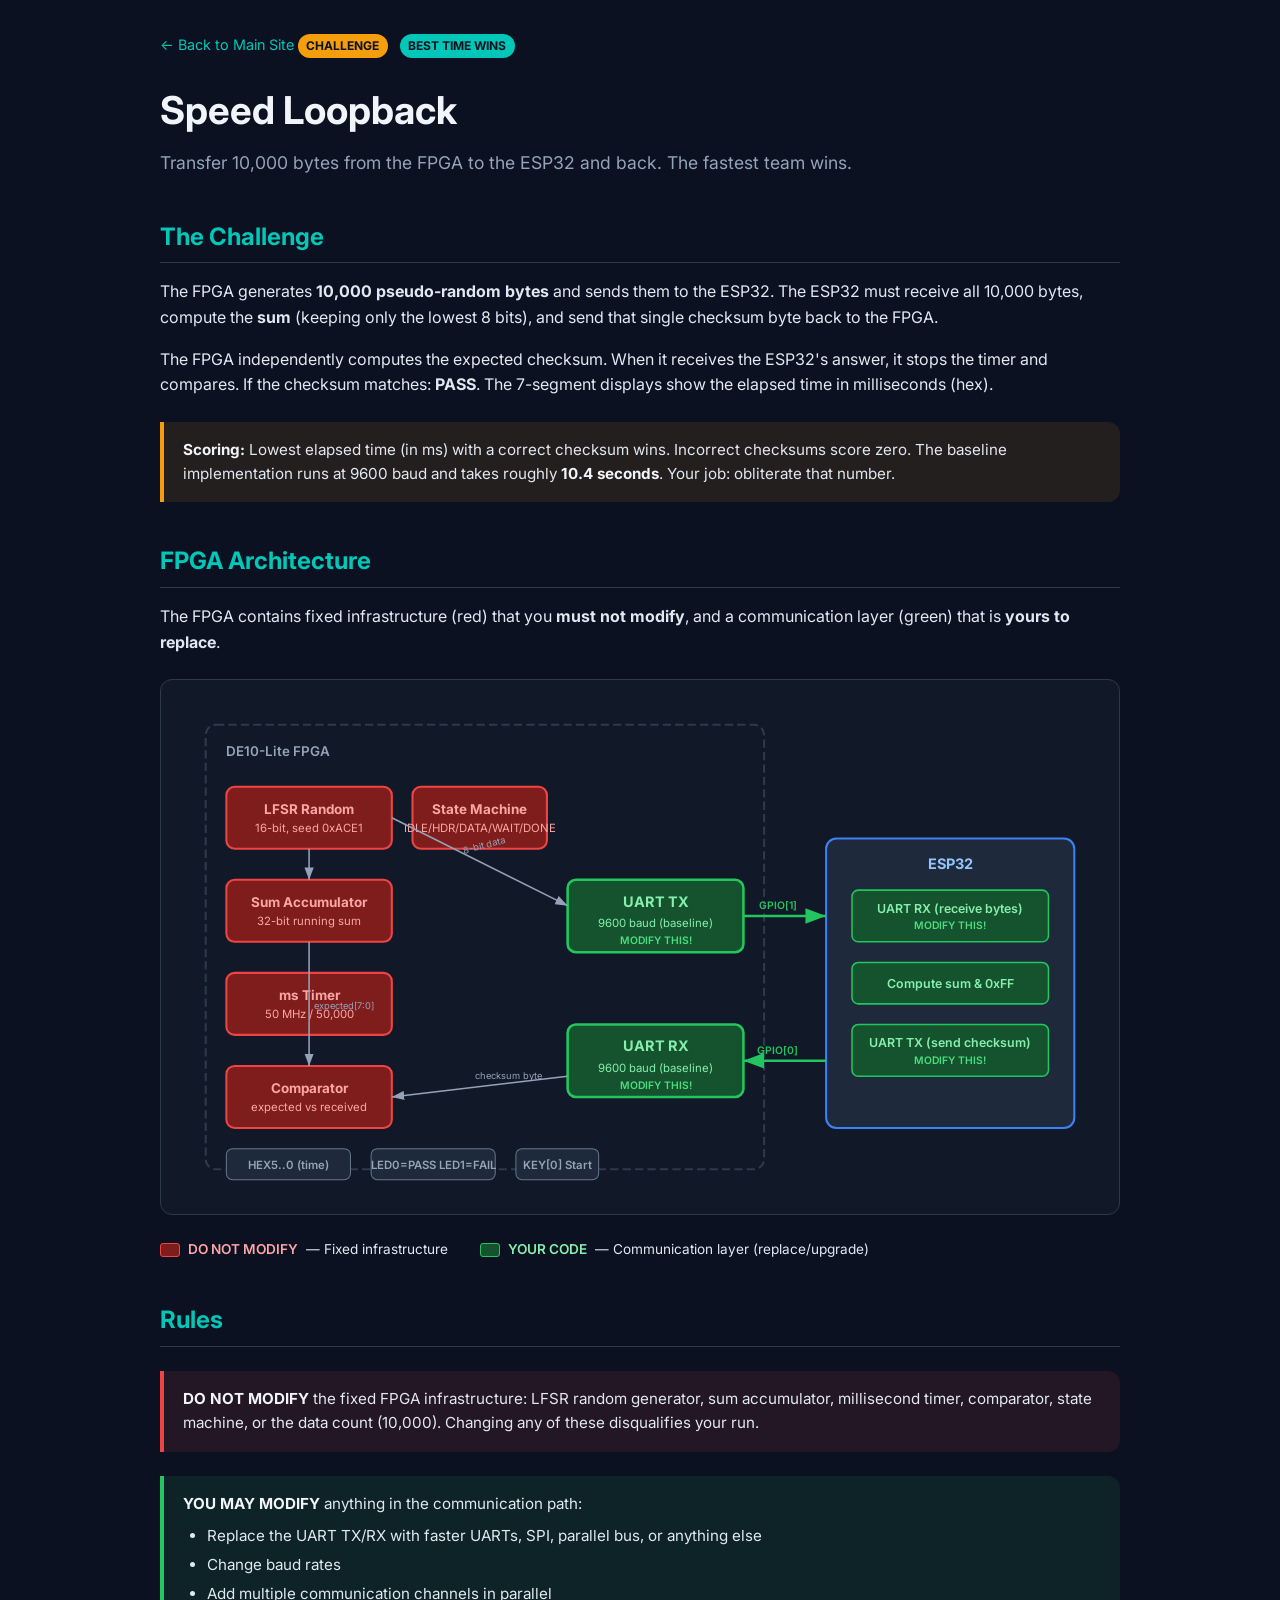
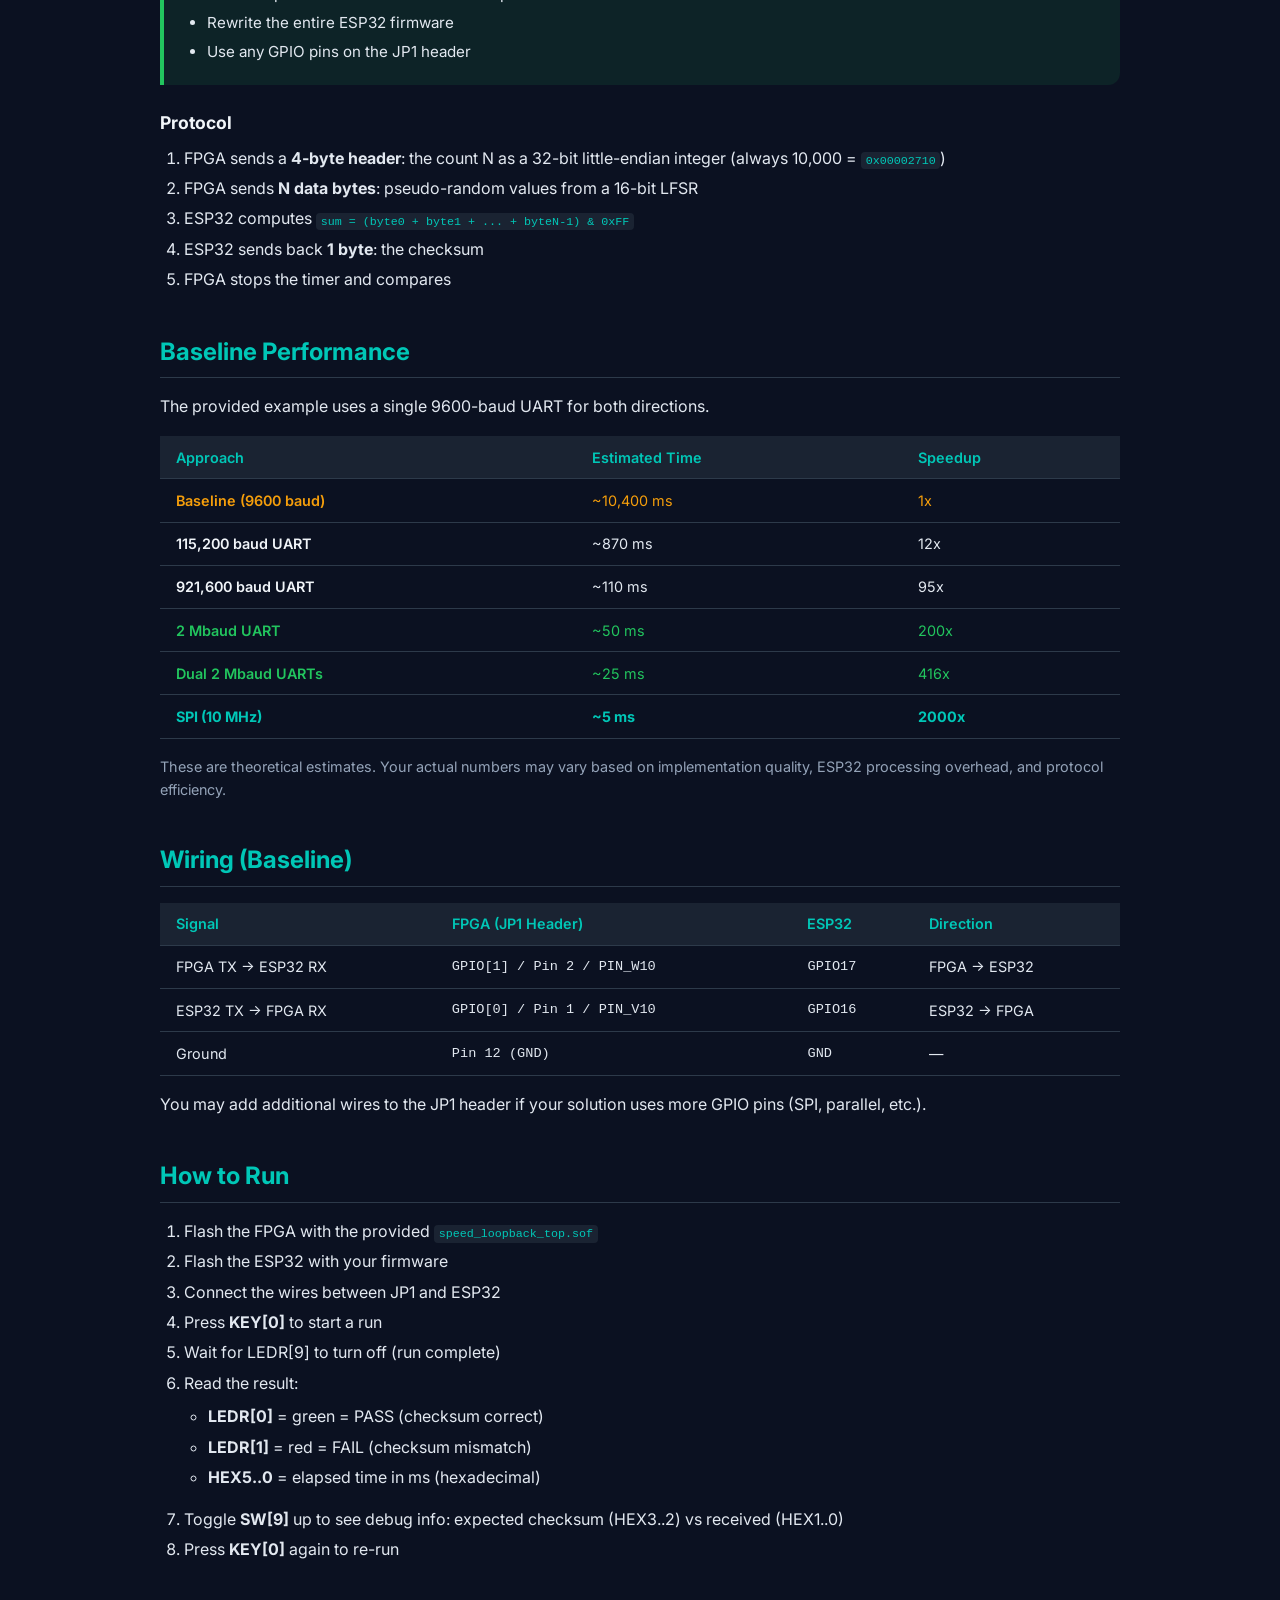
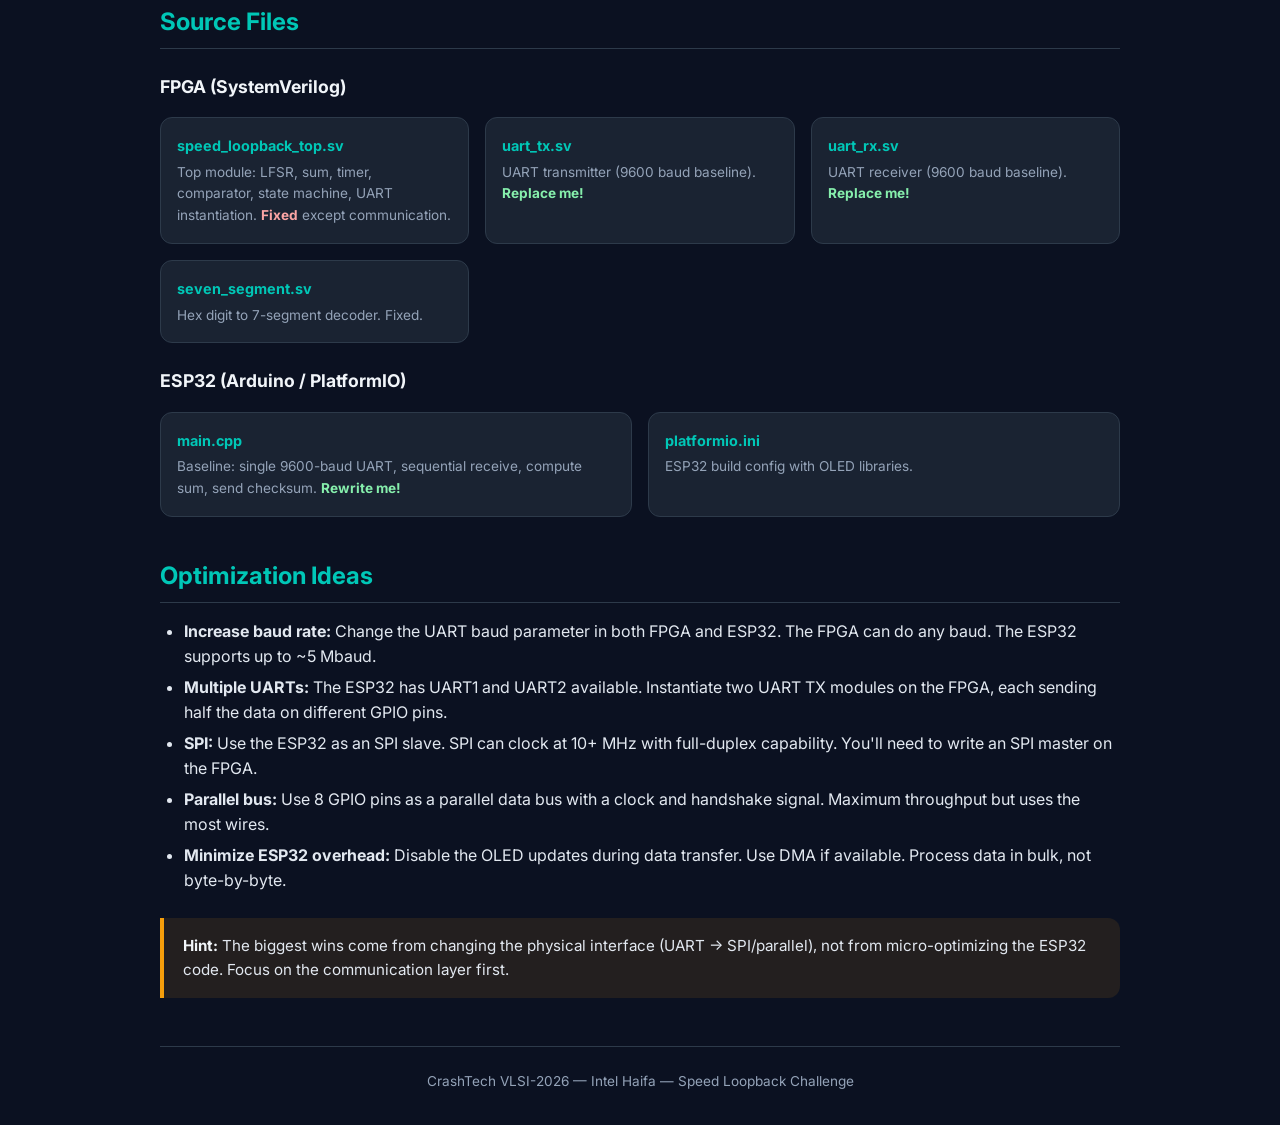
<file: challenges_public/speed-loopback/index.html>
<!DOCTYPE html>
<html lang="en">
<head>
    <meta charset="UTF-8">
    <meta name="viewport" content="width=device-width, initial-scale=1.0">
    <title>Speed Loopback Challenge &mdash; CrashTech VLSI-2026</title>
    <link rel="preconnect" href="https://fonts.googleapis.com">
    <link href="https://fonts.googleapis.com/css2?family=Inter:wght@400;500;600;700;800&display=swap" rel="stylesheet">
    <style>
        :root {
            --primary: #0071c5;
            --accent: #00c7b7;
            --bg-dark: #0b1121;
            --bg-section: #111827;
            --bg-card: #1a2332;
            --text: #e2e8f0;
            --text-muted: #94a3b8;
            --text-bright: #f1f5f9;
            --border: #2d3a4a;
            --radius: 12px;
            --danger: #ef4444;
            --warn: #f59e0b;
            --safe: #22c55e;
        }
        * { margin: 0; padding: 0; box-sizing: border-box; }
        body {
            font-family: 'Inter', system-ui, sans-serif;
            background: var(--bg-dark);
            color: var(--text);
            line-height: 1.6;
            padding: 2rem;
        }
        a { color: var(--accent); text-decoration: none; }
        a:hover { text-decoration: underline; }
        .container { max-width: 960px; margin: 0 auto; }
        .back-link { display: inline-block; margin-bottom: 1.5rem; font-size: 0.9rem; }
        h1 { font-size: 2.4rem; color: var(--text-bright); margin-bottom: 0.5rem; }
        .subtitle { color: var(--text-muted); font-size: 1.1rem; margin-bottom: 2rem; }
        h2 { font-size: 1.5rem; color: var(--accent); margin: 2.5rem 0 1rem; border-bottom: 1px solid var(--border); padding-bottom: 0.4rem; }
        h3 { font-size: 1.1rem; color: var(--text-bright); margin: 1.5rem 0 0.5rem; }
        p { margin-bottom: 1rem; }
        ul, ol { margin: 0.5rem 0 1rem 1.5rem; }
        li { margin-bottom: 0.3rem; }
        code {
            background: var(--bg-card);
            padding: 0.15em 0.4em;
            border-radius: 4px;
            font-size: 0.9em;
            color: var(--accent);
        }
        .badge {
            display: inline-block;
            font-weight: 700;
            font-size: 0.75rem;
            padding: 0.2em 0.7em;
            border-radius: 20px;
            text-transform: uppercase;
            margin-bottom: 0.5rem;
        }
        .badge-challenge { background: var(--warn); color: var(--bg-dark); }
        .badge-points { background: var(--accent); color: var(--bg-dark); margin-left: 0.5rem; }

        .callout {
            border-left: 4px solid;
            padding: 1rem 1.2rem;
            margin: 1.5rem 0;
            border-radius: 0 var(--radius) var(--radius) 0;
            font-size: 0.95rem;
        }
        .callout-danger { background: rgba(239,68,68,0.1); border-color: var(--danger); }
        .callout-safe { background: rgba(34,197,94,0.1); border-color: var(--safe); }
        .callout-warn { background: rgba(245,158,11,0.1); border-color: var(--warn); }
        .callout strong { color: var(--text-bright); }

        .diagram {
            background: var(--bg-section);
            border: 1px solid var(--border);
            border-radius: var(--radius);
            padding: 1.5rem;
            margin: 1.5rem 0;
            overflow-x: auto;
        }
        .diagram svg { display: block; margin: 0 auto; max-width: 100%; height: auto; }

        .legend {
            display: flex;
            gap: 2rem;
            flex-wrap: wrap;
            margin: 1rem 0;
            font-size: 0.85rem;
        }
        .legend-item {
            display: flex;
            align-items: center;
            gap: 0.5rem;
        }
        .legend-swatch {
            width: 20px;
            height: 14px;
            border-radius: 3px;
            border: 1px solid rgba(255,255,255,0.15);
        }

        table {
            width: 100%;
            border-collapse: collapse;
            margin: 1rem 0;
            font-size: 0.9rem;
        }
        th, td {
            padding: 0.6rem 1rem;
            text-align: left;
            border-bottom: 1px solid var(--border);
        }
        th { background: var(--bg-card); color: var(--accent); font-weight: 600; }
        td { color: var(--text); }
        td.mono { font-family: 'Cascadia Code', 'Fira Code', monospace; font-size: 0.85rem; }

        .code-block {
            background: var(--bg-card);
            border: 1px solid var(--border);
            border-radius: var(--radius);
            padding: 1.2rem;
            overflow-x: auto;
            font-family: 'Cascadia Code', 'Fira Code', monospace;
            font-size: 0.85rem;
            line-height: 1.5;
            margin: 1rem 0;
            white-space: pre;
        }

        .file-list {
            display: grid;
            grid-template-columns: repeat(auto-fit, minmax(250px, 1fr));
            gap: 1rem;
            margin: 1rem 0;
        }
        .file-card {
            background: var(--bg-card);
            border: 1px solid var(--border);
            border-radius: var(--radius);
            padding: 1rem;
        }
        .file-card h4 { color: var(--accent); font-size: 0.9rem; margin-bottom: 0.3rem; }
        .file-card p { color: var(--text-muted); font-size: 0.85rem; margin: 0; }

        .scoring-table td:first-child { font-weight: 600; color: var(--text-bright); }
        .scoring-table tr.baseline td { color: var(--warn); }
        .scoring-table tr.fast td { color: var(--safe); }
        .scoring-table tr.fastest td { color: var(--accent); font-weight: 700; }

        footer {
            margin-top: 3rem;
            padding-top: 1.5rem;
            border-top: 1px solid var(--border);
            color: var(--text-muted);
            font-size: 0.85rem;
            text-align: center;
        }
    </style>
</head>
<body>
<div class="container">

    <a href="../../index.html#challenges" class="back-link">&larr; Back to Main Site</a>

    <span class="badge badge-challenge">Challenge</span>
    <span class="badge badge-points">Best Time Wins</span>
    <h1>Speed Loopback</h1>
    <p class="subtitle">Transfer 10,000 bytes from the FPGA to the ESP32 and back. The fastest team wins.</p>

    <!-- ===== THE CHALLENGE ===== -->
    <h2>The Challenge</h2>
    <p>
        The FPGA generates <strong>10,000 pseudo-random bytes</strong> and sends them to the ESP32.
        The ESP32 must receive all 10,000 bytes, compute the <strong>sum</strong> (keeping only the lowest 8 bits),
        and send that single checksum byte back to the FPGA.
    </p>
    <p>
        The FPGA independently computes the expected checksum. When it receives the ESP32's answer,
        it stops the timer and compares. If the checksum matches: <strong>PASS</strong>.
        The 7-segment displays show the elapsed time in milliseconds (hex).
    </p>

    <div class="callout callout-warn">
        <strong>Scoring:</strong> Lowest elapsed time (in ms) with a correct checksum wins.
        Incorrect checksums score zero. The baseline implementation runs at 9600 baud and takes
        roughly <strong>10.4 seconds</strong>. Your job: obliterate that number.
    </div>

    <!-- ===== BLOCK DIAGRAM ===== -->
    <h2>FPGA Architecture</h2>
    <p>The FPGA contains fixed infrastructure (red) that you <strong>must not modify</strong>,
       and a communication layer (green) that is <strong>yours to replace</strong>.</p>

    <div class="diagram">
        <svg viewBox="0 0 880 470" xmlns="http://www.w3.org/2000/svg" font-family="Inter, sans-serif">
            <!-- Background -->
            <rect x="0" y="0" width="880" height="470" rx="12" fill="#111827"/>

            <!-- FPGA boundary -->
            <rect x="20" y="20" width="540" height="430" rx="10" fill="none" stroke="#2d3a4a" stroke-width="2" stroke-dasharray="8 4"/>
            <text x="40" y="50" fill="#94a3b8" font-size="13" font-weight="600">DE10-Lite FPGA</text>

            <!-- ============ FIXED BLOCKS (red/orange) ============ -->

            <!-- LFSR Random Generator -->
            <rect x="40" y="80" width="160" height="60" rx="8" fill="#7f1d1d" stroke="#ef4444" stroke-width="2"/>
            <text x="120" y="106" fill="#fca5a5" font-size="13" font-weight="700" text-anchor="middle">LFSR Random</text>
            <text x="120" y="124" fill="#fca5a5" font-size="11" text-anchor="middle">16-bit, seed 0xACE1</text>

            <!-- Sum Accumulator -->
            <rect x="40" y="170" width="160" height="60" rx="8" fill="#7f1d1d" stroke="#ef4444" stroke-width="2"/>
            <text x="120" y="196" fill="#fca5a5" font-size="13" font-weight="700" text-anchor="middle">Sum Accumulator</text>
            <text x="120" y="214" fill="#fca5a5" font-size="11" text-anchor="middle">32-bit running sum</text>

            <!-- Timer -->
            <rect x="40" y="260" width="160" height="60" rx="8" fill="#7f1d1d" stroke="#ef4444" stroke-width="2"/>
            <text x="120" y="286" fill="#fca5a5" font-size="13" font-weight="700" text-anchor="middle">ms Timer</text>
            <text x="120" y="304" fill="#fca5a5" font-size="11" text-anchor="middle">50 MHz / 50,000</text>

            <!-- Comparator -->
            <rect x="40" y="350" width="160" height="60" rx="8" fill="#7f1d1d" stroke="#ef4444" stroke-width="2"/>
            <text x="120" y="376" fill="#fca5a5" font-size="13" font-weight="700" text-anchor="middle">Comparator</text>
            <text x="120" y="394" fill="#fca5a5" font-size="11" text-anchor="middle">expected vs received</text>

            <!-- State Machine -->
            <rect x="220" y="80" width="130" height="60" rx="8" fill="#7f1d1d" stroke="#ef4444" stroke-width="2"/>
            <text x="285" y="106" fill="#fca5a5" font-size="13" font-weight="700" text-anchor="middle">State Machine</text>
            <text x="285" y="124" fill="#fca5a5" font-size="11" text-anchor="middle">IDLE/HDR/DATA/WAIT/DONE</text>

            <!-- ============ MODIFIABLE BLOCKS (green) ============ -->

            <!-- UART TX -->
            <rect x="370" y="170" width="170" height="70" rx="8" fill="#14532d" stroke="#22c55e" stroke-width="2.5"/>
            <text x="455" y="196" fill="#86efac" font-size="14" font-weight="700" text-anchor="middle">UART TX</text>
            <text x="455" y="216" fill="#86efac" font-size="11" text-anchor="middle">9600 baud (baseline)</text>
            <text x="455" y="232" fill="#4ade80" font-size="10" font-weight="600" text-anchor="middle">MODIFY THIS!</text>

            <!-- UART RX -->
            <rect x="370" y="310" width="170" height="70" rx="8" fill="#14532d" stroke="#22c55e" stroke-width="2.5"/>
            <text x="455" y="336" fill="#86efac" font-size="14" font-weight="700" text-anchor="middle">UART RX</text>
            <text x="455" y="356" fill="#86efac" font-size="11" text-anchor="middle">9600 baud (baseline)</text>
            <text x="455" y="372" fill="#4ade80" font-size="10" font-weight="600" text-anchor="middle">MODIFY THIS!</text>

            <!-- ============ ARROWS inside FPGA ============ -->

            <!-- LFSR -> TX (random data) -->
            <line x1="200" y1="110" x2="370" y2="195" stroke="#94a3b8" stroke-width="1.5" marker-end="url(#arrow)"/>
            <text x="270" y="145" fill="#94a3b8" font-size="9" transform="rotate(-15,270,145)">8-bit data</text>

            <!-- LFSR -> Sum -->
            <line x1="120" y1="140" x2="120" y2="170" stroke="#94a3b8" stroke-width="1.5" marker-end="url(#arrow)"/>

            <!-- RX -> Comparator -->
            <line x1="370" y1="360" x2="200" y2="380" stroke="#94a3b8" stroke-width="1.5" marker-end="url(#arrow)"/>
            <text x="280" y="363" fill="#94a3b8" font-size="9">checksum byte</text>

            <!-- Sum -> Comparator -->
            <line x1="120" y1="230" x2="120" y2="350" stroke="#94a3b8" stroke-width="1.5" marker-end="url(#arrow)"/>
            <text x="125" y="295" fill="#94a3b8" font-size="9">expected[7:0]</text>

            <!-- ============ ESP32 ============ -->
            <rect x="620" y="130" width="240" height="280" rx="10" fill="#1e293b" stroke="#3b82f6" stroke-width="2"/>
            <text x="740" y="160" fill="#93c5fd" font-size="14" font-weight="700" text-anchor="middle">ESP32</text>

            <!-- ESP32 internal -->
            <rect x="645" y="180" width="190" height="50" rx="6" fill="#14532d" stroke="#22c55e" stroke-width="1.5"/>
            <text x="740" y="202" fill="#86efac" font-size="12" font-weight="600" text-anchor="middle">UART RX (receive bytes)</text>
            <text x="740" y="218" fill="#4ade80" font-size="10" font-weight="600" text-anchor="middle">MODIFY THIS!</text>

            <rect x="645" y="250" width="190" height="40" rx="6" fill="#14532d" stroke="#22c55e" stroke-width="1.5"/>
            <text x="740" y="275" fill="#86efac" font-size="12" font-weight="600" text-anchor="middle">Compute sum &amp; 0xFF</text>

            <rect x="645" y="310" width="190" height="50" rx="6" fill="#14532d" stroke="#22c55e" stroke-width="1.5"/>
            <text x="740" y="332" fill="#86efac" font-size="12" font-weight="600" text-anchor="middle">UART TX (send checksum)</text>
            <text x="740" y="348" fill="#4ade80" font-size="10" font-weight="600" text-anchor="middle">MODIFY THIS!</text>

            <!-- ============ WIRES between FPGA and ESP32 ============ -->

            <!-- TX -> ESP32 -->
            <line x1="540" y1="205" x2="620" y2="205" stroke="#22c55e" stroke-width="2.5" marker-end="url(#arrowGreen)"/>
            <text x="573" y="198" fill="#22c55e" font-size="10" font-weight="600" text-anchor="middle">GPIO[1]</text>

            <!-- ESP32 -> RX -->
            <line x1="620" y1="345" x2="540" y2="345" stroke="#22c55e" stroke-width="2.5" marker-end="url(#arrowGreen)"/>
            <text x="573" y="338" fill="#22c55e" font-size="10" font-weight="600" text-anchor="middle">GPIO[0]</text>

            <!-- ============ OUTPUTS ============ -->

            <!-- HEX display -->
            <rect x="40" y="430" width="120" height="30" rx="6" fill="#1e293b" stroke="#64748b" stroke-width="1"/>
            <text x="100" y="450" fill="#94a3b8" font-size="11" font-weight="600" text-anchor="middle">HEX5..0 (time)</text>

            <!-- LEDs -->
            <rect x="180" y="430" width="120" height="30" rx="6" fill="#1e293b" stroke="#64748b" stroke-width="1"/>
            <text x="240" y="450" fill="#94a3b8" font-size="11" font-weight="600" text-anchor="middle">LED0=PASS LED1=FAIL</text>

            <!-- KEY -->
            <rect x="320" y="430" width="80" height="30" rx="6" fill="#1e293b" stroke="#64748b" stroke-width="1"/>
            <text x="360" y="450" fill="#94a3b8" font-size="11" font-weight="600" text-anchor="middle">KEY[0] Start</text>

            <!-- ============ ARROW MARKERS ============ -->
            <defs>
                <marker id="arrow" markerWidth="8" markerHeight="6" refX="8" refY="3" orient="auto">
                    <path d="M0,0 L8,3 L0,6" fill="#94a3b8"/>
                </marker>
                <marker id="arrowGreen" markerWidth="8" markerHeight="6" refX="8" refY="3" orient="auto">
                    <path d="M0,0 L8,3 L0,6" fill="#22c55e"/>
                </marker>
            </defs>
        </svg>
    </div>

    <div class="legend">
        <div class="legend-item">
            <div class="legend-swatch" style="background: #7f1d1d; border-color: #ef4444;"></div>
            <span style="color: #fca5a5; font-weight: 600;">DO NOT MODIFY</span> &mdash; Fixed infrastructure
        </div>
        <div class="legend-item">
            <div class="legend-swatch" style="background: #14532d; border-color: #22c55e;"></div>
            <span style="color: #86efac; font-weight: 600;">YOUR CODE</span> &mdash; Communication layer (replace/upgrade)
        </div>
    </div>

    <!-- ===== RULES ===== -->
    <h2>Rules</h2>

    <div class="callout callout-danger">
        <strong>DO NOT MODIFY</strong> the fixed FPGA infrastructure:
        LFSR random generator, sum accumulator, millisecond timer, comparator, state machine,
        or the data count (10,000). Changing any of these disqualifies your run.
    </div>

    <div class="callout callout-safe">
        <strong>YOU MAY MODIFY</strong> anything in the communication path:
        <ul style="margin-top:0.5rem; margin-bottom:0;">
            <li>Replace the UART TX/RX with faster UARTs, SPI, parallel bus, or anything else</li>
            <li>Change baud rates</li>
            <li>Add multiple communication channels in parallel</li>
            <li>Rewrite the entire ESP32 firmware</li>
            <li>Use any GPIO pins on the JP1 header</li>
        </ul>
    </div>

    <h3>Protocol</h3>
    <ol>
        <li>FPGA sends a <strong>4-byte header</strong>: the count N as a 32-bit little-endian integer (always 10,000 = <code>0x00002710</code>)</li>
        <li>FPGA sends <strong>N data bytes</strong>: pseudo-random values from a 16-bit LFSR</li>
        <li>ESP32 computes <code>sum = (byte0 + byte1 + ... + byteN-1) &amp; 0xFF</code></li>
        <li>ESP32 sends back <strong>1 byte</strong>: the checksum</li>
        <li>FPGA stops the timer and compares</li>
    </ol>

    <!-- ===== BASELINE TIMING ===== -->
    <h2>Baseline Performance</h2>
    <p>The provided example uses a single 9600-baud UART for both directions.</p>

    <table class="scoring-table">
        <thead>
            <tr><th>Approach</th><th>Estimated Time</th><th>Speedup</th></tr>
        </thead>
        <tbody>
            <tr class="baseline"><td>Baseline (9600 baud)</td><td>~10,400 ms</td><td>1x</td></tr>
            <tr><td>115,200 baud UART</td><td>~870 ms</td><td>12x</td></tr>
            <tr><td>921,600 baud UART</td><td>~110 ms</td><td>95x</td></tr>
            <tr class="fast"><td>2 Mbaud UART</td><td>~50 ms</td><td>200x</td></tr>
            <tr class="fast"><td>Dual 2 Mbaud UARTs</td><td>~25 ms</td><td>416x</td></tr>
            <tr class="fastest"><td>SPI (10 MHz)</td><td>~5 ms</td><td>2000x</td></tr>
        </tbody>
    </table>

    <p style="color: var(--text-muted); font-size: 0.9rem;">
        These are theoretical estimates. Your actual numbers may vary based on implementation quality,
        ESP32 processing overhead, and protocol efficiency.
    </p>

    <!-- ===== WIRING ===== -->
    <h2>Wiring (Baseline)</h2>
    <table>
        <thead>
            <tr><th>Signal</th><th>FPGA (JP1 Header)</th><th>ESP32</th><th>Direction</th></tr>
        </thead>
        <tbody>
            <tr><td>FPGA TX &rarr; ESP32 RX</td><td class="mono">GPIO[1] / Pin 2 / PIN_W10</td><td class="mono">GPIO17</td><td>FPGA &rarr; ESP32</td></tr>
            <tr><td>ESP32 TX &rarr; FPGA RX</td><td class="mono">GPIO[0] / Pin 1 / PIN_V10</td><td class="mono">GPIO16</td><td>ESP32 &rarr; FPGA</td></tr>
            <tr><td>Ground</td><td class="mono">Pin 12 (GND)</td><td class="mono">GND</td><td>&mdash;</td></tr>
        </tbody>
    </table>
    <p>You may add additional wires to the JP1 header if your solution uses more GPIO pins (SPI, parallel, etc.).</p>

    <!-- ===== HOW TO RUN ===== -->
    <h2>How to Run</h2>
    <ol>
        <li>Flash the FPGA with the provided <code>speed_loopback_top.sof</code></li>
        <li>Flash the ESP32 with your firmware</li>
        <li>Connect the wires between JP1 and ESP32</li>
        <li>Press <strong>KEY[0]</strong> to start a run</li>
        <li>Wait for LEDR[9] to turn off (run complete)</li>
        <li>Read the result:
            <ul>
                <li><strong>LEDR[0]</strong> = green = PASS (checksum correct)</li>
                <li><strong>LEDR[1]</strong> = red = FAIL (checksum mismatch)</li>
                <li><strong>HEX5..0</strong> = elapsed time in ms (hexadecimal)</li>
            </ul>
        </li>
        <li>Toggle <strong>SW[9]</strong> up to see debug info: expected checksum (HEX3..2) vs received (HEX1..0)</li>
        <li>Press <strong>KEY[0]</strong> again to re-run</li>
    </ol>

    <!-- ===== SOURCE FILES ===== -->
    <h2>Source Files</h2>
    <h3>FPGA (SystemVerilog)</h3>
    <div class="file-list">
        <div class="file-card">
            <h4>speed_loopback_top.sv</h4>
            <p>Top module: LFSR, sum, timer, comparator, state machine, UART instantiation. <strong style="color:#fca5a5;">Fixed</strong> except communication.</p>
        </div>
        <div class="file-card">
            <h4>uart_tx.sv</h4>
            <p>UART transmitter (9600 baud baseline). <strong style="color:#86efac;">Replace me!</strong></p>
        </div>
        <div class="file-card">
            <h4>uart_rx.sv</h4>
            <p>UART receiver (9600 baud baseline). <strong style="color:#86efac;">Replace me!</strong></p>
        </div>
        <div class="file-card">
            <h4>seven_segment.sv</h4>
            <p>Hex digit to 7-segment decoder. Fixed.</p>
        </div>
    </div>

    <h3>ESP32 (Arduino / PlatformIO)</h3>
    <div class="file-list">
        <div class="file-card">
            <h4>main.cpp</h4>
            <p>Baseline: single 9600-baud UART, sequential receive, compute sum, send checksum. <strong style="color:#86efac;">Rewrite me!</strong></p>
        </div>
        <div class="file-card">
            <h4>platformio.ini</h4>
            <p>ESP32 build config with OLED libraries.</p>
        </div>
    </div>

    <!-- ===== TIPS ===== -->
    <h2>Optimization Ideas</h2>
    <ul>
        <li><strong>Increase baud rate:</strong> Change the UART baud parameter in both FPGA and ESP32. The FPGA can do any baud. The ESP32 supports up to ~5 Mbaud.</li>
        <li><strong>Multiple UARTs:</strong> The ESP32 has UART1 and UART2 available. Instantiate two UART TX modules on the FPGA, each sending half the data on different GPIO pins.</li>
        <li><strong>SPI:</strong> Use the ESP32 as an SPI slave. SPI can clock at 10+ MHz with full-duplex capability. You'll need to write an SPI master on the FPGA.</li>
        <li><strong>Parallel bus:</strong> Use 8 GPIO pins as a parallel data bus with a clock and handshake signal. Maximum throughput but uses the most wires.</li>
        <li><strong>Minimize ESP32 overhead:</strong> Disable the OLED updates during data transfer. Use DMA if available. Process data in bulk, not byte-by-byte.</li>
    </ul>

    <div class="callout callout-warn">
        <strong>Hint:</strong> The biggest wins come from changing the physical interface (UART &rarr; SPI/parallel),
        not from micro-optimizing the ESP32 code. Focus on the communication layer first.
    </div>

    <footer>
        CrashTech VLSI-2026 &mdash; Intel Haifa &mdash; Speed Loopback Challenge
    </footer>

</div>
</body>
</html>
</file>
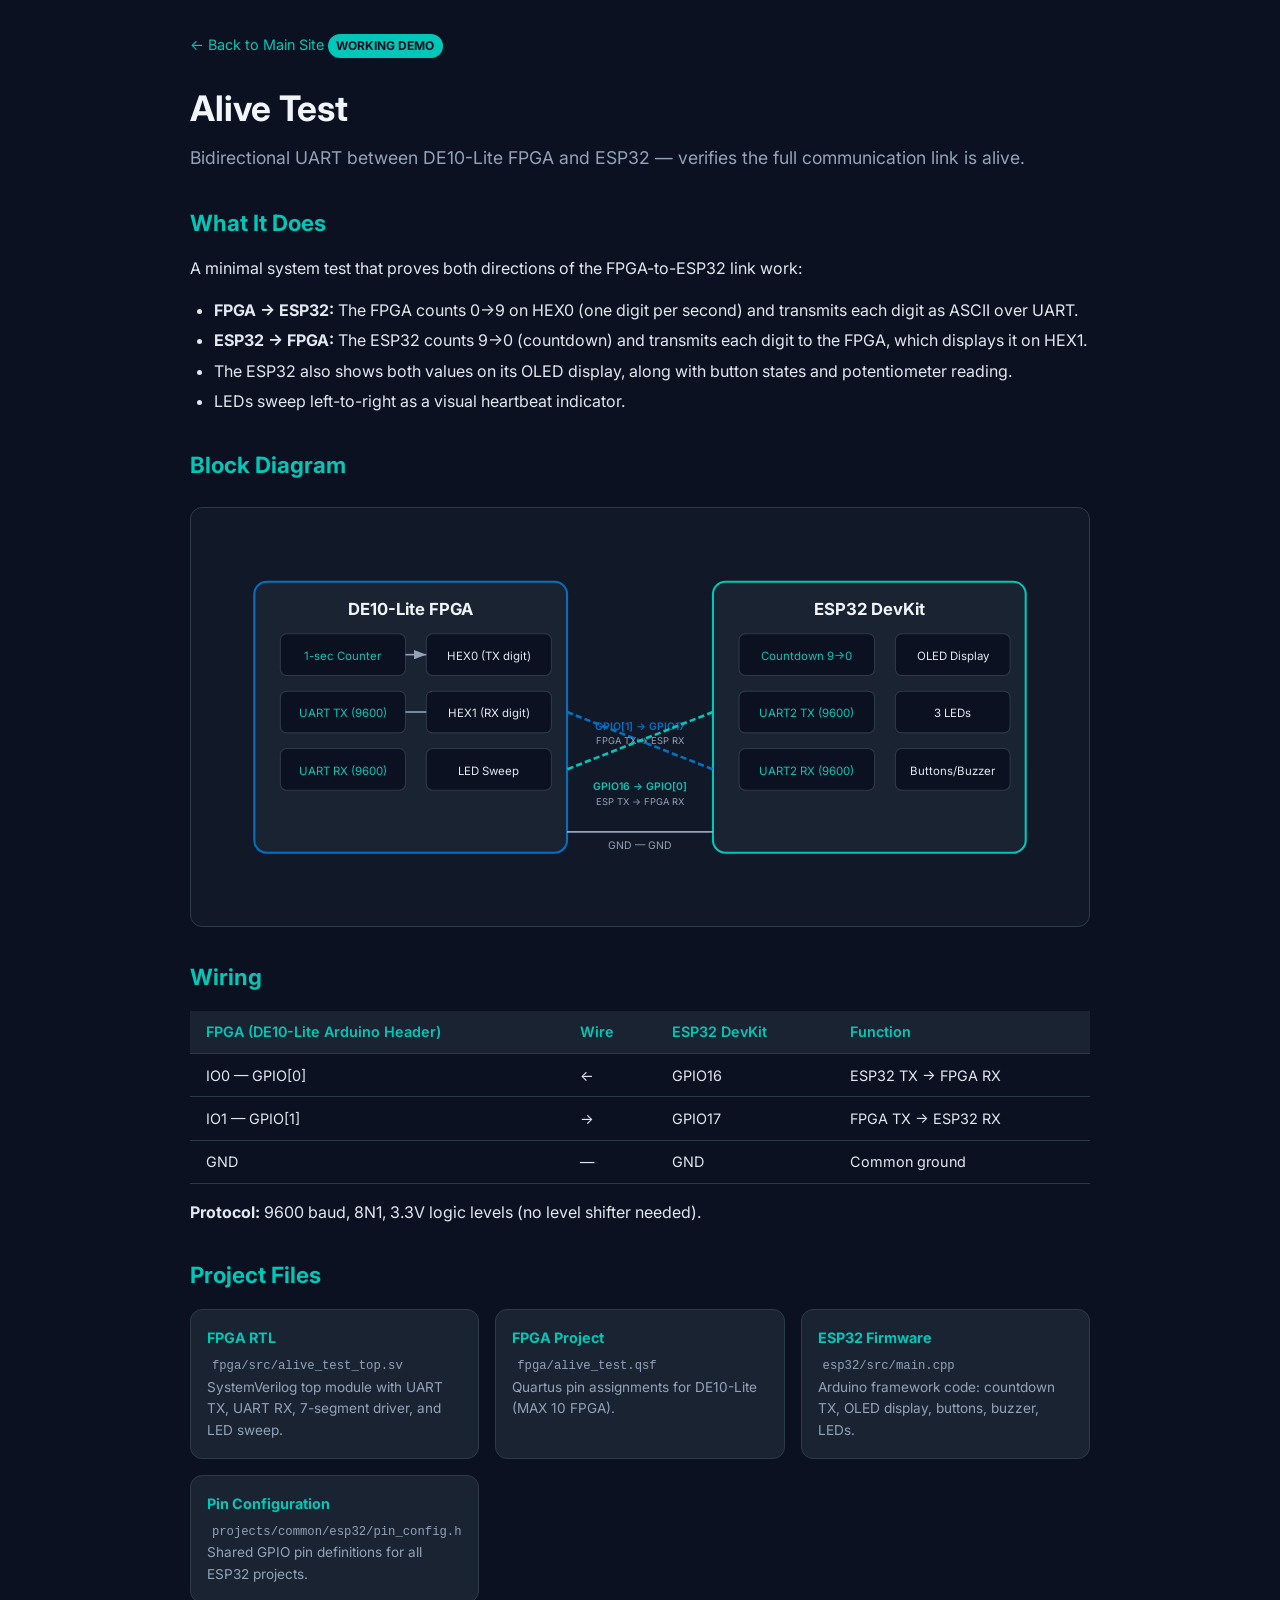
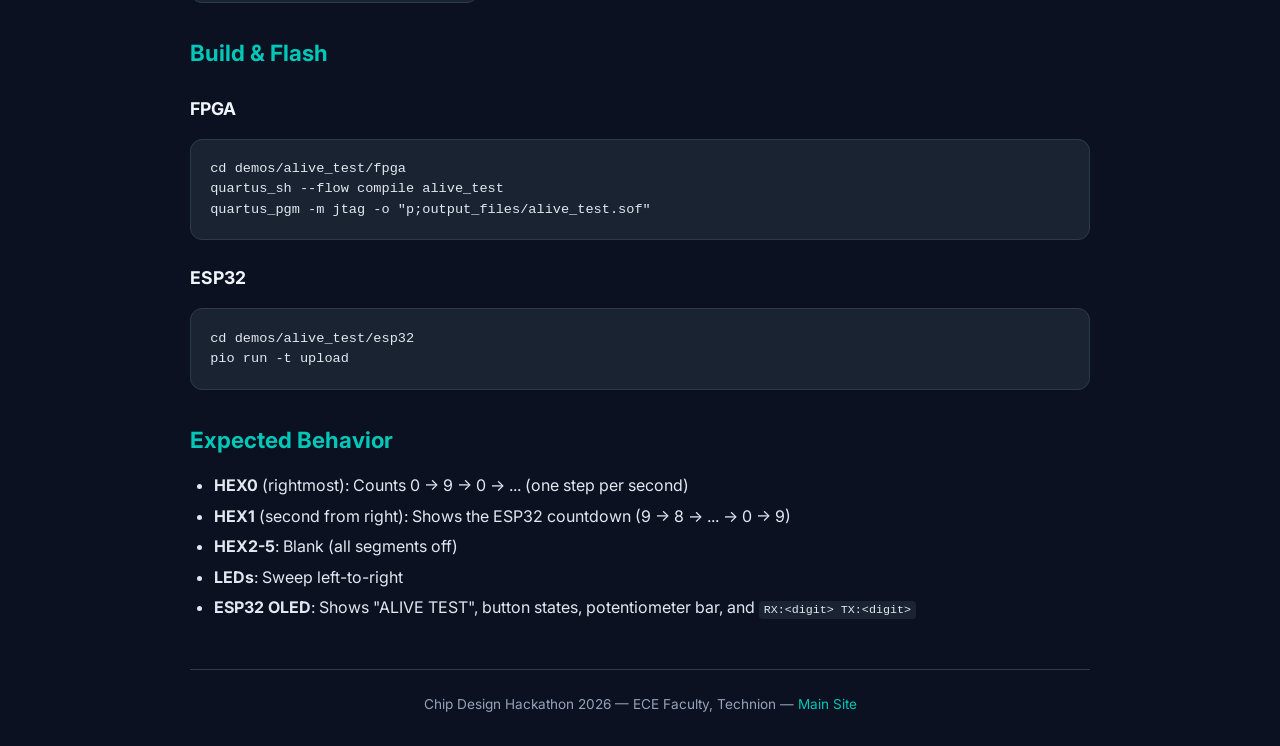
<file: demos/alive_test/index.html>
<!DOCTYPE html>
<html lang="en">
<head>
    <meta charset="UTF-8">
    <meta name="viewport" content="width=device-width, initial-scale=1.0">
    <title>Alive Test Demo &mdash; Chip Design Hackathon 2026</title>
    <link rel="preconnect" href="https://fonts.googleapis.com">
    <link href="https://fonts.googleapis.com/css2?family=Inter:wght@400;500;600;700;800&display=swap" rel="stylesheet">
    <style>
        :root {
            --primary: #0071c5;
            --accent: #00c7b7;
            --bg-dark: #0b1121;
            --bg-section: #111827;
            --bg-card: #1a2332;
            --text: #e2e8f0;
            --text-muted: #94a3b8;
            --text-bright: #f1f5f9;
            --border: #2d3a4a;
            --radius: 12px;
        }
        * { margin: 0; padding: 0; box-sizing: border-box; }
        body {
            font-family: 'Inter', system-ui, sans-serif;
            background: var(--bg-dark);
            color: var(--text);
            line-height: 1.6;
            padding: 2rem;
        }
        a { color: var(--accent); text-decoration: none; }
        a:hover { text-decoration: underline; }
        .container { max-width: 900px; margin: 0 auto; }
        .back-link { display: inline-block; margin-bottom: 1.5rem; font-size: 0.9rem; }
        h1 { font-size: 2.2rem; color: var(--text-bright); margin-bottom: 0.5rem; }
        .subtitle { color: var(--text-muted); font-size: 1.1rem; margin-bottom: 2rem; }
        h2 { font-size: 1.4rem; color: var(--accent); margin: 2rem 0 1rem; }
        h3 { font-size: 1.1rem; color: var(--text-bright); margin: 1.5rem 0 0.5rem; }
        p { margin-bottom: 1rem; }
        ul { margin: 0.5rem 0 1rem 1.5rem; }
        li { margin-bottom: 0.3rem; }
        code {
            background: var(--bg-card);
            padding: 0.15em 0.4em;
            border-radius: 4px;
            font-size: 0.9em;
        }
        .badge {
            display: inline-block;
            background: var(--accent);
            color: var(--bg-dark);
            font-weight: 700;
            font-size: 0.75rem;
            padding: 0.2em 0.7em;
            border-radius: 20px;
            text-transform: uppercase;
            margin-bottom: 1rem;
        }

        /* Block Diagram */
        .diagram {
            background: var(--bg-section);
            border: 1px solid var(--border);
            border-radius: var(--radius);
            padding: 2rem;
            margin: 1.5rem 0;
            overflow-x: auto;
        }
        .diagram svg {
            display: block;
            margin: 0 auto;
            max-width: 100%;
            height: auto;
        }

        /* Wiring table */
        table {
            width: 100%;
            border-collapse: collapse;
            margin: 1rem 0;
            font-size: 0.9rem;
        }
        th, td {
            padding: 0.6rem 1rem;
            text-align: left;
            border-bottom: 1px solid var(--border);
        }
        th {
            background: var(--bg-card);
            color: var(--accent);
            font-weight: 600;
        }
        td { color: var(--text); }

        /* Code block */
        .code-block {
            background: var(--bg-card);
            border: 1px solid var(--border);
            border-radius: var(--radius);
            padding: 1.2rem;
            overflow-x: auto;
            font-family: 'Cascadia Code', 'Fira Code', monospace;
            font-size: 0.85rem;
            line-height: 1.5;
            margin: 1rem 0;
            white-space: pre;
        }

        .file-list {
            display: grid;
            grid-template-columns: repeat(auto-fit, minmax(250px, 1fr));
            gap: 1rem;
            margin: 1rem 0;
        }
        .file-card {
            background: var(--bg-card);
            border: 1px solid var(--border);
            border-radius: var(--radius);
            padding: 1rem;
        }
        .file-card h4 {
            color: var(--accent);
            font-size: 0.9rem;
            margin-bottom: 0.3rem;
        }
        .file-card p {
            color: var(--text-muted);
            font-size: 0.85rem;
            margin: 0;
        }

        footer {
            margin-top: 3rem;
            padding-top: 1.5rem;
            border-top: 1px solid var(--border);
            color: var(--text-muted);
            font-size: 0.85rem;
            text-align: center;
        }
    </style>
</head>
<body>
<div class="container">

    <a href="../../index.html#getstarted" class="back-link">&larr; Back to Main Site</a>

    <span class="badge">Working Demo</span>
    <h1>Alive Test</h1>
    <p class="subtitle">Bidirectional UART between DE10-Lite FPGA and ESP32 &mdash; verifies the full communication link is alive.</p>

    <!-- ===== OVERVIEW ===== -->
    <h2>What It Does</h2>
    <p>A minimal system test that proves both directions of the FPGA-to-ESP32 link work:</p>
    <ul>
        <li><strong>FPGA &rarr; ESP32:</strong> The FPGA counts 0&rarr;9 on HEX0 (one digit per second) and transmits each digit as ASCII over UART.</li>
        <li><strong>ESP32 &rarr; FPGA:</strong> The ESP32 counts 9&rarr;0 (countdown) and transmits each digit to the FPGA, which displays it on HEX1.</li>
        <li>The ESP32 also shows both values on its OLED display, along with button states and potentiometer reading.</li>
        <li>LEDs sweep left-to-right as a visual heartbeat indicator.</li>
    </ul>

    <!-- ===== BLOCK DIAGRAM ===== -->
    <h2>Block Diagram</h2>
    <div class="diagram">
        <svg viewBox="0 0 800 340" xmlns="http://www.w3.org/2000/svg">
            <!-- FPGA Block -->
            <rect x="30" y="40" width="300" height="260" rx="12" fill="#1a2332" stroke="#0071c5" stroke-width="2"/>
            <text x="180" y="72" text-anchor="middle" fill="#f1f5f9" font-size="16" font-weight="700">DE10-Lite FPGA</text>

            <!-- FPGA internals -->
            <rect x="55" y="90" width="120" height="40" rx="6" fill="#0b1121" stroke="#2d3a4a"/>
            <text x="115" y="115" text-anchor="middle" fill="#00c7b7" font-size="11">1-sec Counter</text>

            <rect x="55" y="145" width="120" height="40" rx="6" fill="#0b1121" stroke="#2d3a4a"/>
            <text x="115" y="170" text-anchor="middle" fill="#00c7b7" font-size="11">UART TX (9600)</text>

            <rect x="55" y="200" width="120" height="40" rx="6" fill="#0b1121" stroke="#2d3a4a"/>
            <text x="115" y="225" text-anchor="middle" fill="#00c7b7" font-size="11">UART RX (9600)</text>

            <rect x="195" y="90" width="120" height="40" rx="6" fill="#0b1121" stroke="#2d3a4a"/>
            <text x="255" y="115" text-anchor="middle" fill="#e2e8f0" font-size="11">HEX0 (TX digit)</text>

            <rect x="195" y="145" width="120" height="40" rx="6" fill="#0b1121" stroke="#2d3a4a"/>
            <text x="255" y="170" text-anchor="middle" fill="#e2e8f0" font-size="11">HEX1 (RX digit)</text>

            <rect x="195" y="200" width="120" height="40" rx="6" fill="#0b1121" stroke="#2d3a4a"/>
            <text x="255" y="225" text-anchor="middle" fill="#e2e8f0" font-size="11">LED Sweep</text>

            <!-- Arrows inside FPGA -->
            <path d="M175 110 L195 110" stroke="#94a3b8" stroke-width="1.5" marker-end="url(#arrow)"/>
            <path d="M175 165 L195 165" stroke="#94a3b8" stroke-width="1.5"/>

            <!-- ESP32 Block -->
            <rect x="470" y="40" width="300" height="260" rx="12" fill="#1a2332" stroke="#00c7b7" stroke-width="2"/>
            <text x="620" y="72" text-anchor="middle" fill="#f1f5f9" font-size="16" font-weight="700">ESP32 DevKit</text>

            <!-- ESP32 internals -->
            <rect x="495" y="90" width="130" height="40" rx="6" fill="#0b1121" stroke="#2d3a4a"/>
            <text x="560" y="115" text-anchor="middle" fill="#00c7b7" font-size="11">Countdown 9&rarr;0</text>

            <rect x="495" y="145" width="130" height="40" rx="6" fill="#0b1121" stroke="#2d3a4a"/>
            <text x="560" y="170" text-anchor="middle" fill="#00c7b7" font-size="11">UART2 TX (9600)</text>

            <rect x="495" y="200" width="130" height="40" rx="6" fill="#0b1121" stroke="#2d3a4a"/>
            <text x="560" y="225" text-anchor="middle" fill="#00c7b7" font-size="11">UART2 RX (9600)</text>

            <rect x="645" y="90" width="110" height="40" rx="6" fill="#0b1121" stroke="#2d3a4a"/>
            <text x="700" y="115" text-anchor="middle" fill="#e2e8f0" font-size="11">OLED Display</text>

            <rect x="645" y="145" width="110" height="40" rx="6" fill="#0b1121" stroke="#2d3a4a"/>
            <text x="700" y="170" text-anchor="middle" fill="#e2e8f0" font-size="11">3 LEDs</text>

            <rect x="645" y="200" width="110" height="40" rx="6" fill="#0b1121" stroke="#2d3a4a"/>
            <text x="700" y="225" text-anchor="middle" fill="#e2e8f0" font-size="11">Buttons/Buzzer</text>

            <!-- UART wires -->
            <!-- TX: FPGA GPIO[1] -> ESP32 GPIO17 RX -->
            <line x1="330" y1="165" x2="470" y2="220" stroke="#0071c5" stroke-width="2.5" stroke-dasharray="6 3"/>
            <text x="400" y="182" text-anchor="middle" fill="#0071c5" font-size="10" font-weight="600">GPIO[1] &rarr; GPIO17</text>
            <text x="400" y="196" text-anchor="middle" fill="#94a3b8" font-size="9">FPGA TX &rarr; ESP RX</text>

            <!-- RX: ESP32 GPIO16 TX -> FPGA GPIO[0] -->
            <line x1="470" y1="165" x2="330" y2="220" stroke="#00c7b7" stroke-width="2.5" stroke-dasharray="6 3"/>
            <text x="400" y="240" text-anchor="middle" fill="#00c7b7" font-size="10" font-weight="600">GPIO16 &rarr; GPIO[0]</text>
            <text x="400" y="254" text-anchor="middle" fill="#94a3b8" font-size="9">ESP TX &rarr; FPGA RX</text>

            <!-- GND wire -->
            <line x1="330" y1="280" x2="470" y2="280" stroke="#94a3b8" stroke-width="1.5"/>
            <text x="400" y="296" text-anchor="middle" fill="#94a3b8" font-size="10">GND &mdash; GND</text>

            <!-- Arrow marker -->
            <defs>
                <marker id="arrow" markerWidth="8" markerHeight="6" refX="8" refY="3" orient="auto">
                    <path d="M0,0 L8,3 L0,6 Z" fill="#94a3b8"/>
                </marker>
            </defs>
        </svg>
    </div>

    <!-- ===== WIRING ===== -->
    <h2>Wiring</h2>
    <table>
        <thead>
            <tr><th>FPGA (DE10-Lite Arduino Header)</th><th>Wire</th><th>ESP32 DevKit</th><th>Function</th></tr>
        </thead>
        <tbody>
            <tr><td>IO0 &mdash; GPIO[0]</td><td>&larr;</td><td>GPIO16</td><td>ESP32 TX &rarr; FPGA RX</td></tr>
            <tr><td>IO1 &mdash; GPIO[1]</td><td>&rarr;</td><td>GPIO17</td><td>FPGA TX &rarr; ESP32 RX</td></tr>
            <tr><td>GND</td><td>&mdash;</td><td>GND</td><td>Common ground</td></tr>
        </tbody>
    </table>
    <p><strong>Protocol:</strong> 9600 baud, 8N1, 3.3V logic levels (no level shifter needed).</p>

    <!-- ===== FILES ===== -->
    <h2>Project Files</h2>
    <div class="file-list">
        <div class="file-card">
            <h4>FPGA RTL</h4>
            <p><code>fpga/src/alive_test_top.sv</code></p>
            <p>SystemVerilog top module with UART TX, UART RX, 7-segment driver, and LED sweep.</p>
        </div>
        <div class="file-card">
            <h4>FPGA Project</h4>
            <p><code>fpga/alive_test.qsf</code></p>
            <p>Quartus pin assignments for DE10-Lite (MAX 10 FPGA).</p>
        </div>
        <div class="file-card">
            <h4>ESP32 Firmware</h4>
            <p><code>esp32/src/main.cpp</code></p>
            <p>Arduino framework code: countdown TX, OLED display, buttons, buzzer, LEDs.</p>
        </div>
        <div class="file-card">
            <h4>Pin Configuration</h4>
            <p><code>projects/common/esp32/pin_config.h</code></p>
            <p>Shared GPIO pin definitions for all ESP32 projects.</p>
        </div>
    </div>

    <!-- ===== BUILD ===== -->
    <h2>Build &amp; Flash</h2>
    <h3>FPGA</h3>
    <div class="code-block">cd demos/alive_test/fpga
quartus_sh --flow compile alive_test
quartus_pgm -m jtag -o "p;output_files/alive_test.sof"</div>

    <h3>ESP32</h3>
    <div class="code-block">cd demos/alive_test/esp32
pio run -t upload</div>

    <!-- ===== EXPECTED BEHAVIOR ===== -->
    <h2>Expected Behavior</h2>
    <ul>
        <li><strong>HEX0</strong> (rightmost): Counts 0 &rarr; 9 &rarr; 0 &rarr; ... (one step per second)</li>
        <li><strong>HEX1</strong> (second from right): Shows the ESP32 countdown (9 &rarr; 8 &rarr; ... &rarr; 0 &rarr; 9)</li>
        <li><strong>HEX2-5</strong>: Blank (all segments off)</li>
        <li><strong>LEDs</strong>: Sweep left-to-right</li>
        <li><strong>ESP32 OLED</strong>: Shows "ALIVE TEST", button states, potentiometer bar, and <code>RX:&lt;digit&gt; TX:&lt;digit&gt;</code></li>
    </ul>

    <footer>
        Chip Design Hackathon 2026 &mdash; ECE Faculty, Technion &mdash; <a href="../../index.html">Main Site</a>
    </footer>

</div>
</body>
</html>
</file>
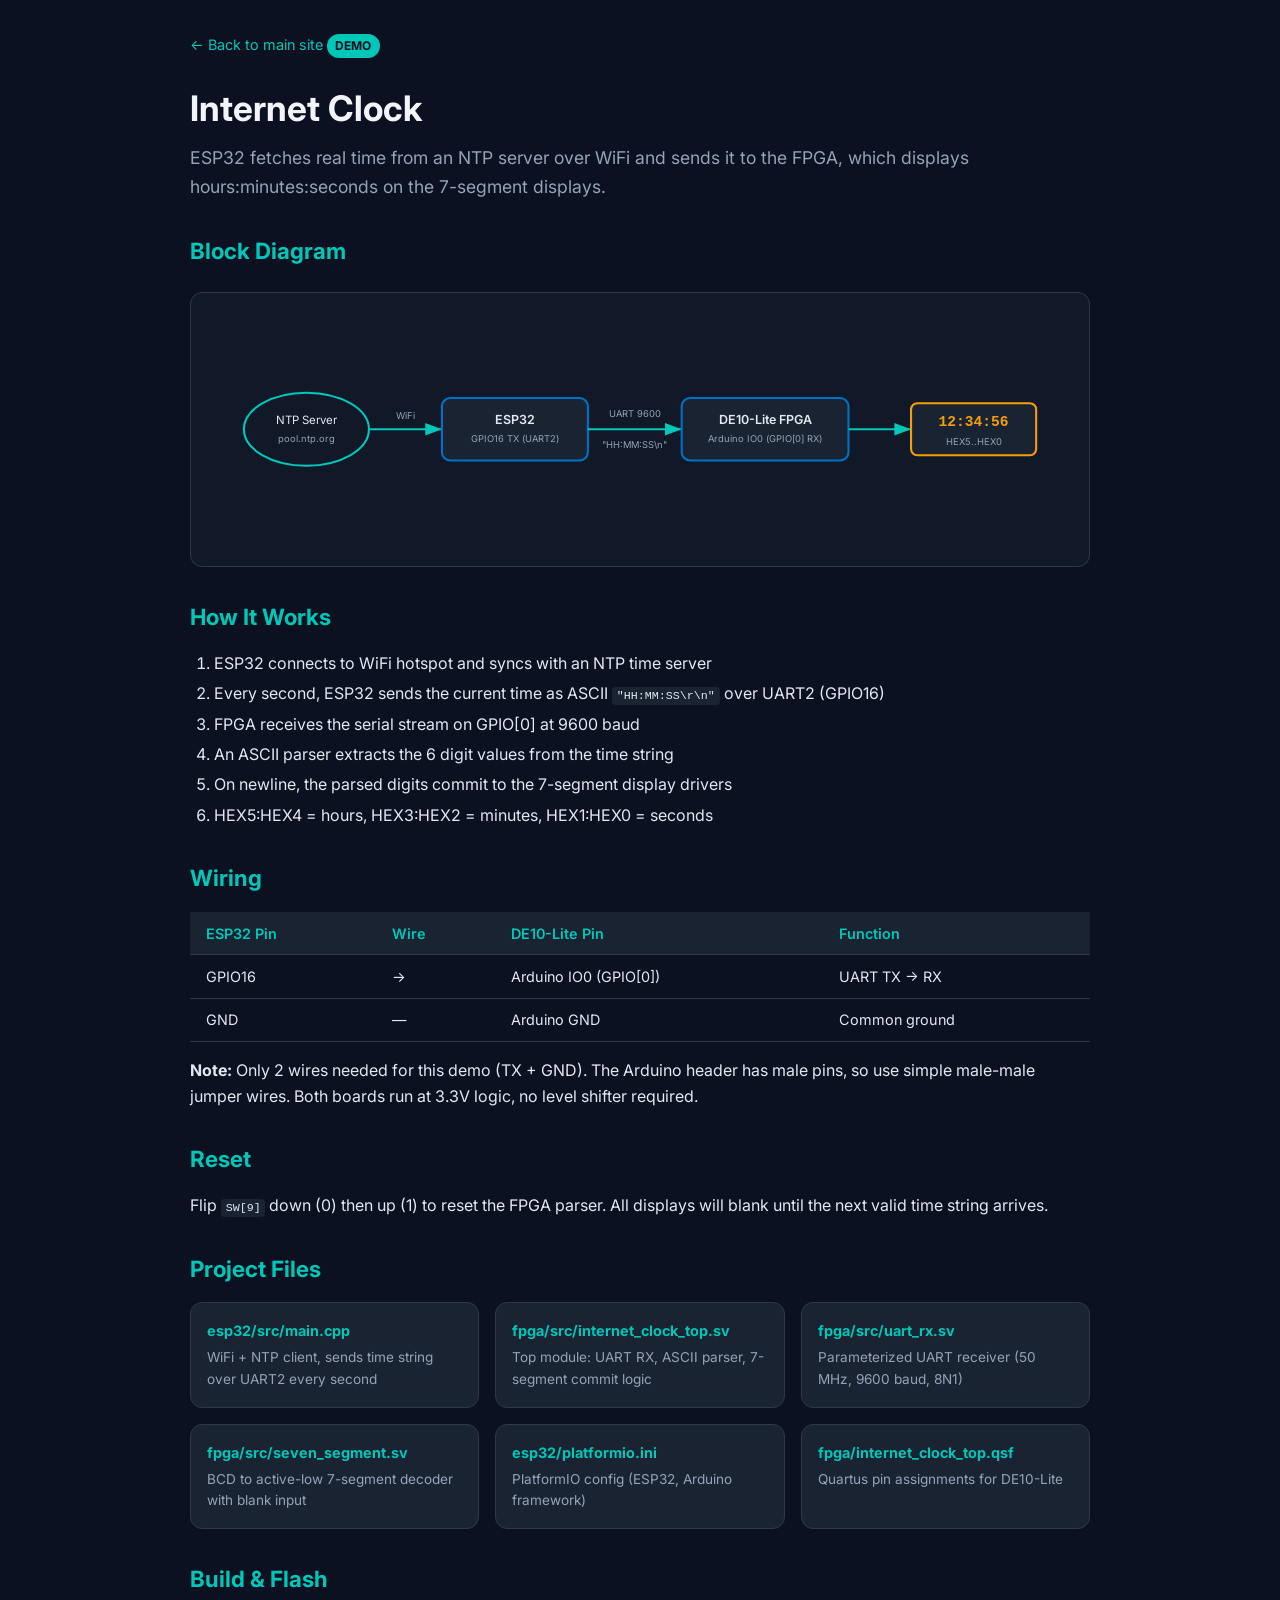
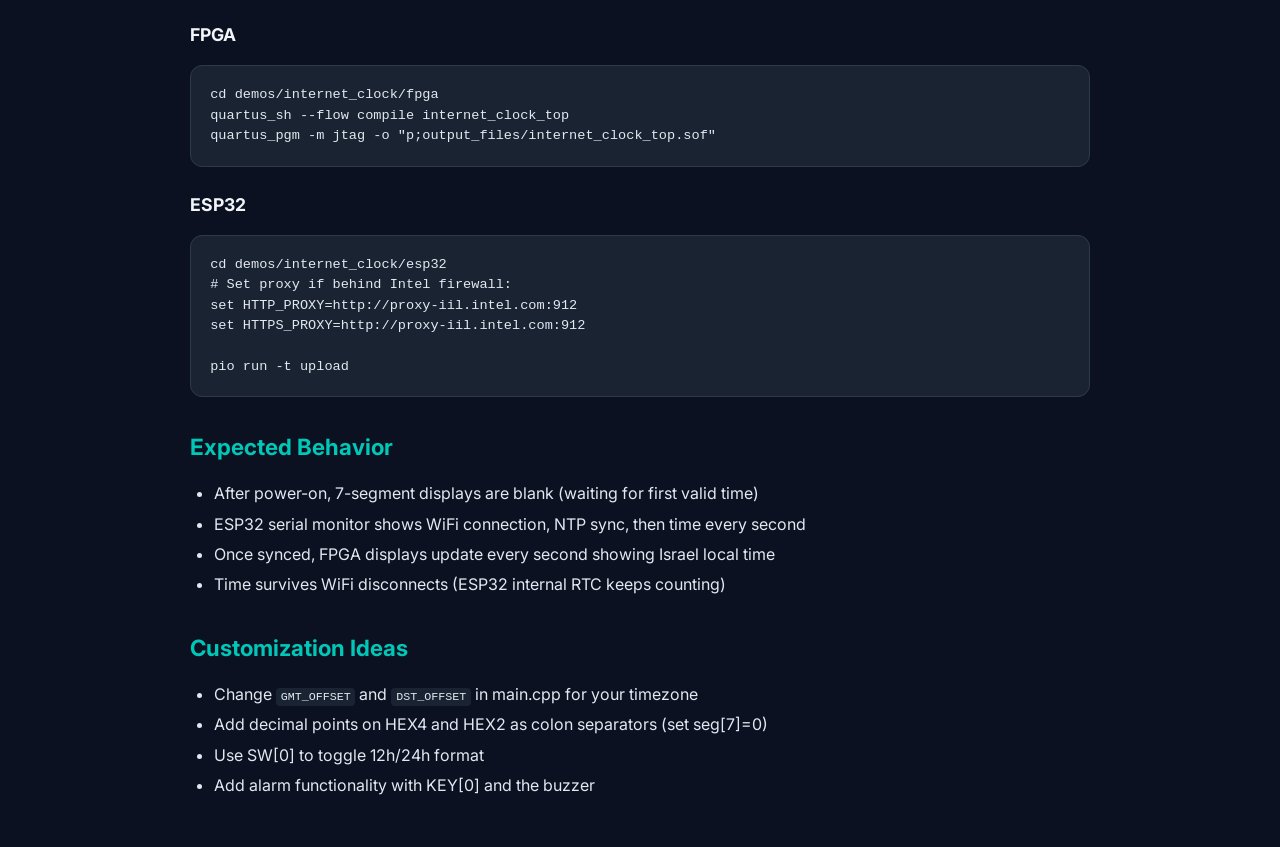
<file: demos/internet_clock/index.html>
<!DOCTYPE html>
<html lang="en">
<head>
    <meta charset="UTF-8">
    <meta name="viewport" content="width=device-width, initial-scale=1.0">
    <title>Internet Clock Demo &mdash; Chip Design Hackathon 2026</title>
    <link rel="preconnect" href="https://fonts.googleapis.com">
    <link href="https://fonts.googleapis.com/css2?family=Inter:wght@400;500;600;700;800&display=swap" rel="stylesheet">
    <style>
        :root {
            --primary: #0071c5;
            --accent: #00c7b7;
            --bg-dark: #0b1121;
            --bg-section: #111827;
            --bg-card: #1a2332;
            --text: #e2e8f0;
            --text-muted: #94a3b8;
            --text-bright: #f1f5f9;
            --border: #2d3a4a;
            --radius: 12px;
        }
        * { margin: 0; padding: 0; box-sizing: border-box; }
        body {
            font-family: 'Inter', system-ui, sans-serif;
            background: var(--bg-dark);
            color: var(--text);
            line-height: 1.6;
            padding: 2rem;
        }
        a { color: var(--accent); text-decoration: none; }
        a:hover { text-decoration: underline; }
        .container { max-width: 900px; margin: 0 auto; }
        .back-link { display: inline-block; margin-bottom: 1.5rem; font-size: 0.9rem; }
        h1 { font-size: 2.2rem; color: var(--text-bright); margin-bottom: 0.5rem; }
        .subtitle { color: var(--text-muted); font-size: 1.1rem; margin-bottom: 2rem; }
        h2 { font-size: 1.4rem; color: var(--accent); margin: 2rem 0 1rem; }
        h3 { font-size: 1.1rem; color: var(--text-bright); margin: 1.5rem 0 0.5rem; }
        p { margin-bottom: 1rem; }
        ul { margin: 0.5rem 0 1rem 1.5rem; }
        li { margin-bottom: 0.3rem; }
        code {
            background: var(--bg-card);
            padding: 0.15em 0.4em;
            border-radius: 4px;
            font-size: 0.9em;
        }
        .badge {
            display: inline-block;
            background: var(--accent);
            color: var(--bg-dark);
            font-weight: 700;
            font-size: 0.75rem;
            padding: 0.2em 0.7em;
            border-radius: 20px;
            text-transform: uppercase;
            margin-bottom: 1rem;
        }
        .diagram {
            background: var(--bg-section);
            border: 1px solid var(--border);
            border-radius: var(--radius);
            padding: 2rem;
            margin: 1.5rem 0;
            overflow-x: auto;
        }
        .diagram svg {
            display: block;
            margin: 0 auto;
            max-width: 100%;
            height: auto;
        }
        table {
            width: 100%;
            border-collapse: collapse;
            margin: 1rem 0;
            font-size: 0.9rem;
        }
        th, td {
            padding: 0.6rem 1rem;
            text-align: left;
            border-bottom: 1px solid var(--border);
        }
        th {
            background: var(--bg-card);
            color: var(--accent);
            font-weight: 600;
        }
        td { color: var(--text); }
        .code-block {
            background: var(--bg-card);
            border: 1px solid var(--border);
            border-radius: var(--radius);
            padding: 1.2rem;
            overflow-x: auto;
            font-family: 'Cascadia Code', 'Fira Code', monospace;
            font-size: 0.85rem;
            line-height: 1.5;
            margin: 1rem 0;
            white-space: pre;
        }
        .file-list {
            display: grid;
            grid-template-columns: repeat(auto-fit, minmax(250px, 1fr));
            gap: 1rem;
            margin: 1rem 0;
        }
        .file-card {
            background: var(--bg-card);
            border: 1px solid var(--border);
            border-radius: var(--radius);
            padding: 1rem;
        }
        .file-card h4 {
            color: var(--accent);
            font-size: 0.9rem;
            margin-bottom: 0.3rem;
        }
        .file-card p {
            color: var(--text-muted);
            font-size: 0.85rem;
            margin: 0;
        }
    </style>
</head>
<body>
<div class="container">
    <a href="../../index.html" class="back-link">&larr; Back to main site</a>
    <div class="badge">Demo</div>
    <h1>Internet Clock</h1>
    <p class="subtitle">ESP32 fetches real time from an NTP server over WiFi and sends it to the FPGA, which displays hours:minutes:seconds on the 7-segment displays.</p>

    <h2>Block Diagram</h2>
    <div class="diagram">
        <svg viewBox="0 0 800 200" xmlns="http://www.w3.org/2000/svg">
            <!-- WiFi / NTP Cloud -->
            <ellipse cx="80" cy="100" rx="60" ry="35" fill="none" stroke="#00c7b7" stroke-width="2"/>
            <text x="80" y="95" text-anchor="middle" fill="#e2e8f0" font-size="11" font-family="Inter">NTP Server</text>
            <text x="80" y="112" text-anchor="middle" fill="#94a3b8" font-size="9" font-family="Inter">pool.ntp.org</text>

            <!-- WiFi arrow -->
            <line x1="140" y1="100" x2="210" y2="100" stroke="#00c7b7" stroke-width="2" marker-end="url(#arrow)"/>
            <text x="175" y="90" text-anchor="middle" fill="#94a3b8" font-size="9" font-family="Inter">WiFi</text>

            <!-- ESP32 -->
            <rect x="210" y="70" width="140" height="60" rx="8" fill="#1a2332" stroke="#0071c5" stroke-width="2"/>
            <text x="280" y="95" text-anchor="middle" fill="#e2e8f0" font-size="12" font-weight="600" font-family="Inter">ESP32</text>
            <text x="280" y="112" text-anchor="middle" fill="#94a3b8" font-size="9" font-family="Inter">GPIO16 TX (UART2)</text>

            <!-- UART arrow -->
            <line x1="350" y1="100" x2="440" y2="100" stroke="#00c7b7" stroke-width="2" marker-end="url(#arrow)"/>
            <text x="395" y="88" text-anchor="middle" fill="#94a3b8" font-size="9" font-family="Inter">UART 9600</text>
            <text x="395" y="118" text-anchor="middle" fill="#94a3b8" font-size="9" font-family="Inter">"HH:MM:SS\n"</text>

            <!-- FPGA -->
            <rect x="440" y="70" width="160" height="60" rx="8" fill="#1a2332" stroke="#0071c5" stroke-width="2"/>
            <text x="520" y="95" text-anchor="middle" fill="#e2e8f0" font-size="12" font-weight="600" font-family="Inter">DE10-Lite FPGA</text>
            <text x="520" y="112" text-anchor="middle" fill="#94a3b8" font-size="9" font-family="Inter">Arduino IO0 (GPIO[0] RX)</text>

            <!-- 7seg arrow -->
            <line x1="600" y1="100" x2="660" y2="100" stroke="#00c7b7" stroke-width="2" marker-end="url(#arrow)"/>

            <!-- 7-Segment Displays -->
            <rect x="660" y="75" width="120" height="50" rx="6" fill="#1a2332" stroke="#f59e0b" stroke-width="2"/>
            <text x="720" y="97" text-anchor="middle" fill="#f59e0b" font-size="14" font-weight="700" font-family="monospace">12:34:56</text>
            <text x="720" y="115" text-anchor="middle" fill="#94a3b8" font-size="9" font-family="Inter">HEX5..HEX0</text>

            <!-- Arrow marker -->
            <defs>
                <marker id="arrow" markerWidth="8" markerHeight="6" refX="8" refY="3" orient="auto">
                    <path d="M0,0 L8,3 L0,6 Z" fill="#00c7b7"/>
                </marker>
            </defs>
        </svg>
    </div>

    <h2>How It Works</h2>
    <ol style="margin: 0.5rem 0 1rem 1.5rem;">
        <li>ESP32 connects to WiFi hotspot and syncs with an NTP time server</li>
        <li>Every second, ESP32 sends the current time as ASCII <code>"HH:MM:SS\r\n"</code> over UART2 (GPIO16)</li>
        <li>FPGA receives the serial stream on GPIO[0] at 9600 baud</li>
        <li>An ASCII parser extracts the 6 digit values from the time string</li>
        <li>On newline, the parsed digits commit to the 7-segment display drivers</li>
        <li>HEX5:HEX4 = hours, HEX3:HEX2 = minutes, HEX1:HEX0 = seconds</li>
    </ol>

    <h2>Wiring</h2>
    <table>
        <tr><th>ESP32 Pin</th><th>Wire</th><th>DE10-Lite Pin</th><th>Function</th></tr>
        <tr><td>GPIO16</td><td>&rarr;</td><td>Arduino IO0 (GPIO[0])</td><td>UART TX &rarr; RX</td></tr>
        <tr><td>GND</td><td>&mdash;</td><td>Arduino GND</td><td>Common ground</td></tr>
    </table>
    <p><strong>Note:</strong> Only 2 wires needed for this demo (TX + GND). The Arduino header has male pins, so use simple male-male jumper wires. Both boards run at 3.3V logic, no level shifter required.</p>

    <h2>Reset</h2>
    <p>Flip <code>SW[9]</code> down (0) then up (1) to reset the FPGA parser. All displays will blank until the next valid time string arrives.</p>

    <h2>Project Files</h2>
    <div class="file-list">
        <div class="file-card">
            <h4>esp32/src/main.cpp</h4>
            <p>WiFi + NTP client, sends time string over UART2 every second</p>
        </div>
        <div class="file-card">
            <h4>fpga/src/internet_clock_top.sv</h4>
            <p>Top module: UART RX, ASCII parser, 7-segment commit logic</p>
        </div>
        <div class="file-card">
            <h4>fpga/src/uart_rx.sv</h4>
            <p>Parameterized UART receiver (50 MHz, 9600 baud, 8N1)</p>
        </div>
        <div class="file-card">
            <h4>fpga/src/seven_segment.sv</h4>
            <p>BCD to active-low 7-segment decoder with blank input</p>
        </div>
        <div class="file-card">
            <h4>esp32/platformio.ini</h4>
            <p>PlatformIO config (ESP32, Arduino framework)</p>
        </div>
        <div class="file-card">
            <h4>fpga/internet_clock_top.qsf</h4>
            <p>Quartus pin assignments for DE10-Lite</p>
        </div>
    </div>

    <h2>Build &amp; Flash</h2>
    <h3>FPGA</h3>
    <div class="code-block">cd demos/internet_clock/fpga
quartus_sh --flow compile internet_clock_top
quartus_pgm -m jtag -o "p;output_files/internet_clock_top.sof"</div>

    <h3>ESP32</h3>
    <div class="code-block">cd demos/internet_clock/esp32
# Set proxy if behind Intel firewall:
set HTTP_PROXY=http://proxy-iil.intel.com:912
set HTTPS_PROXY=http://proxy-iil.intel.com:912

pio run -t upload</div>

    <h2>Expected Behavior</h2>
    <ul>
        <li>After power-on, 7-segment displays are blank (waiting for first valid time)</li>
        <li>ESP32 serial monitor shows WiFi connection, NTP sync, then time every second</li>
        <li>Once synced, FPGA displays update every second showing Israel local time</li>
        <li>Time survives WiFi disconnects (ESP32 internal RTC keeps counting)</li>
    </ul>

    <h2>Customization Ideas</h2>
    <ul>
        <li>Change <code>GMT_OFFSET</code> and <code>DST_OFFSET</code> in main.cpp for your timezone</li>
        <li>Add decimal points on HEX4 and HEX2 as colon separators (set seg[7]=0)</li>
        <li>Use SW[0] to toggle 12h/24h format</li>
        <li>Add alarm functionality with KEY[0] and the buzzer</li>
    </ul>
</div>
</body>
</html>
</file>
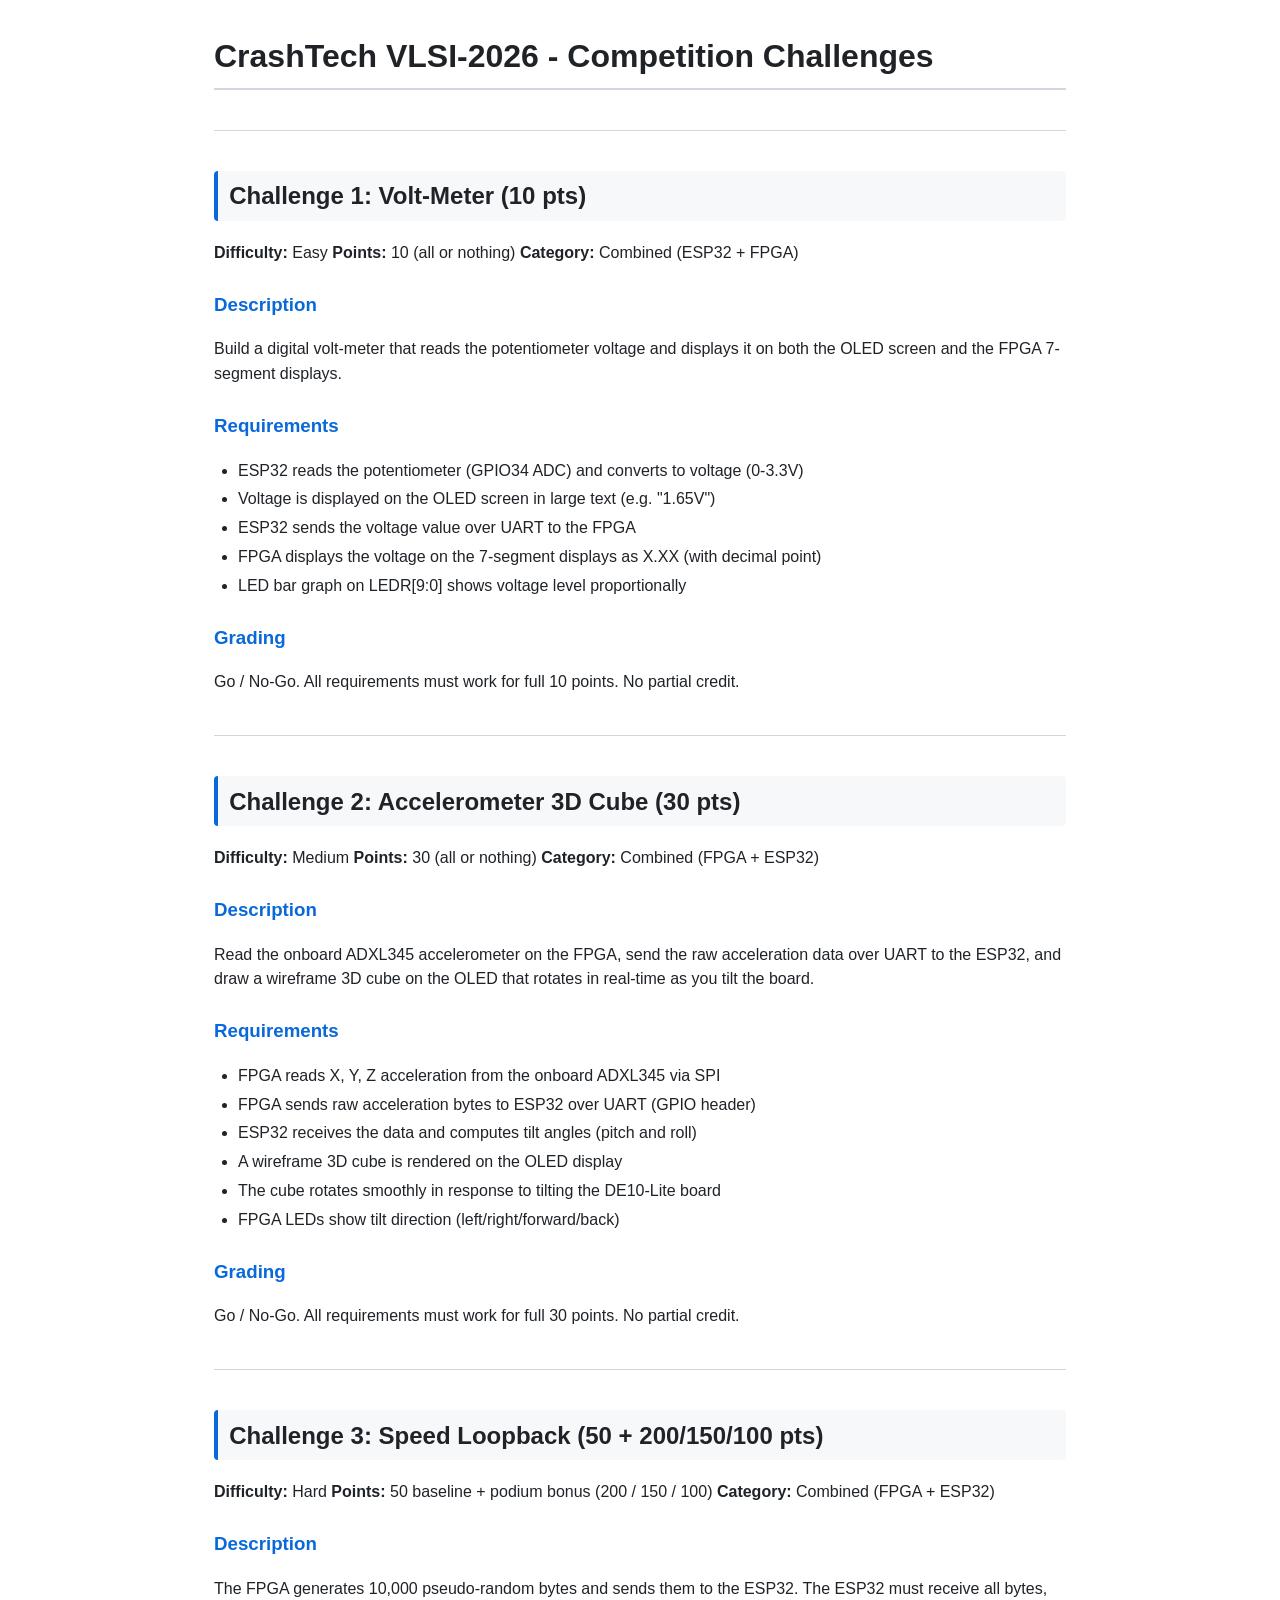
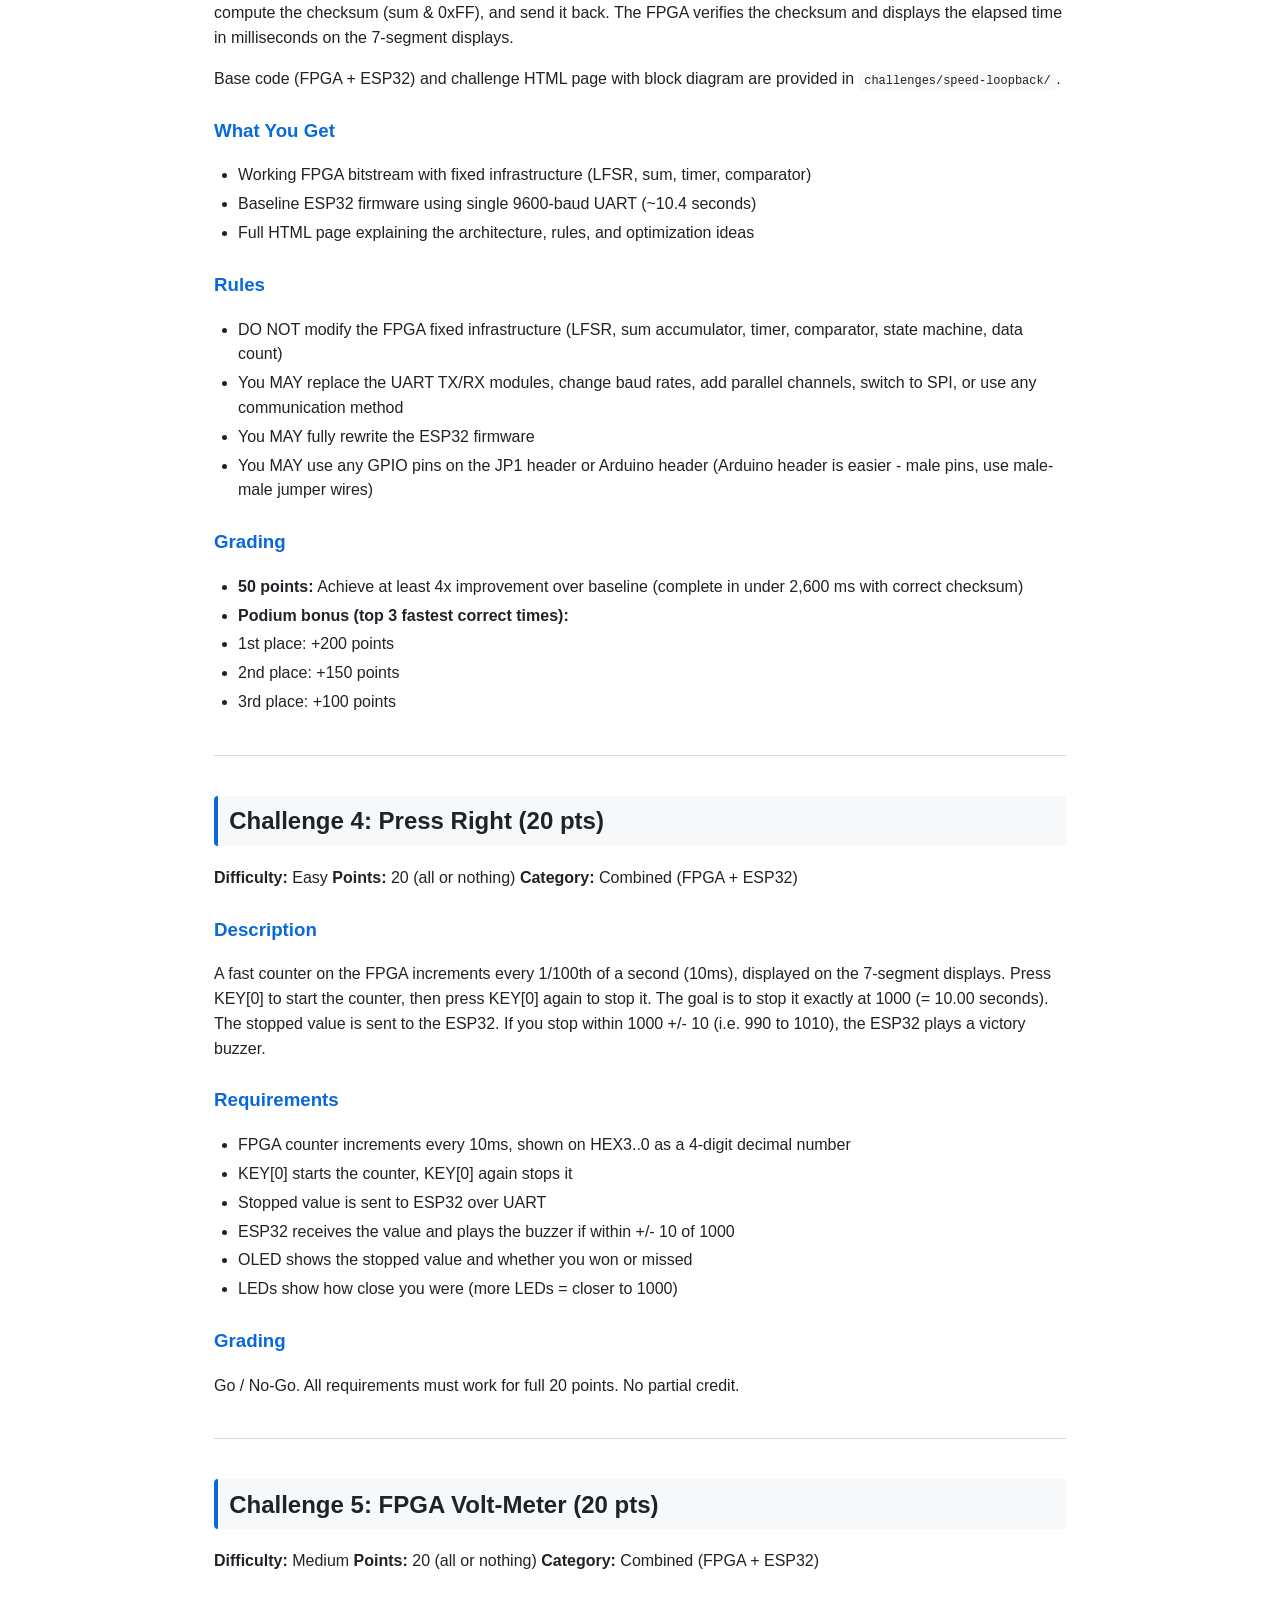
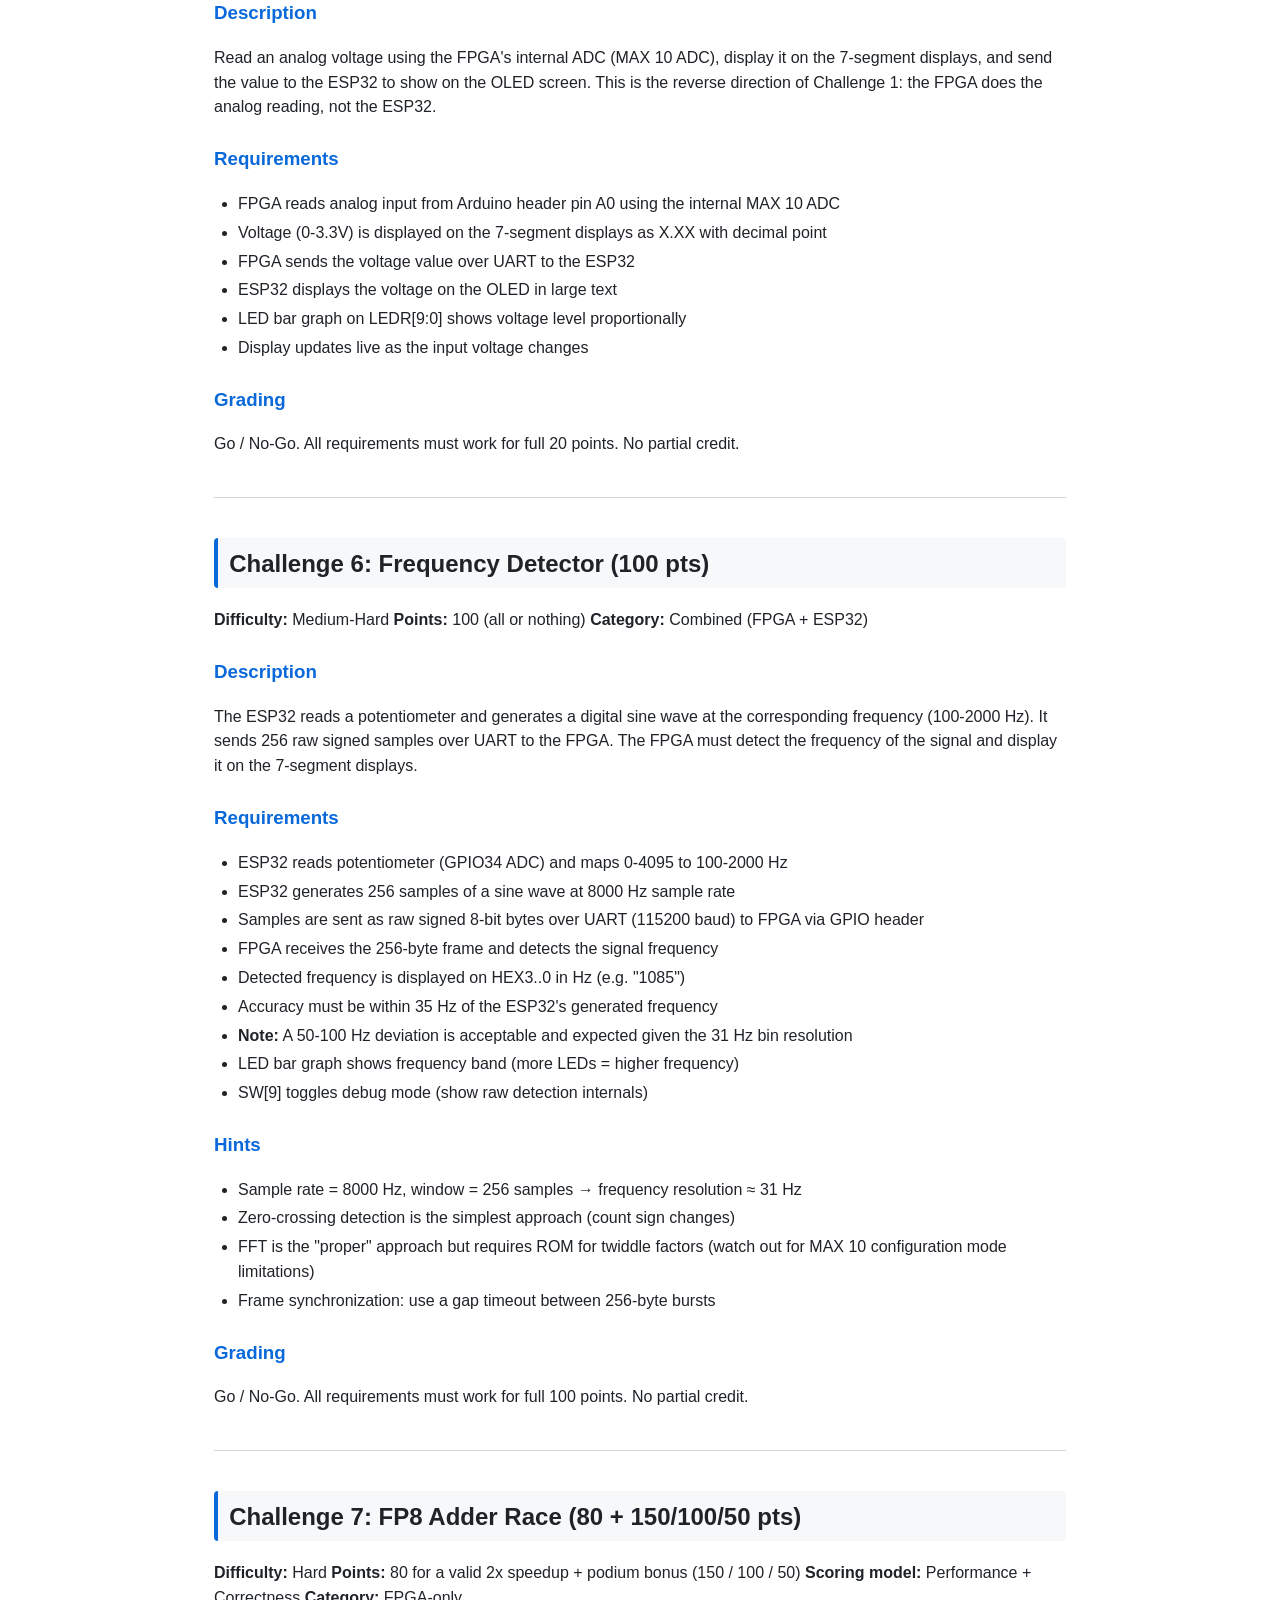
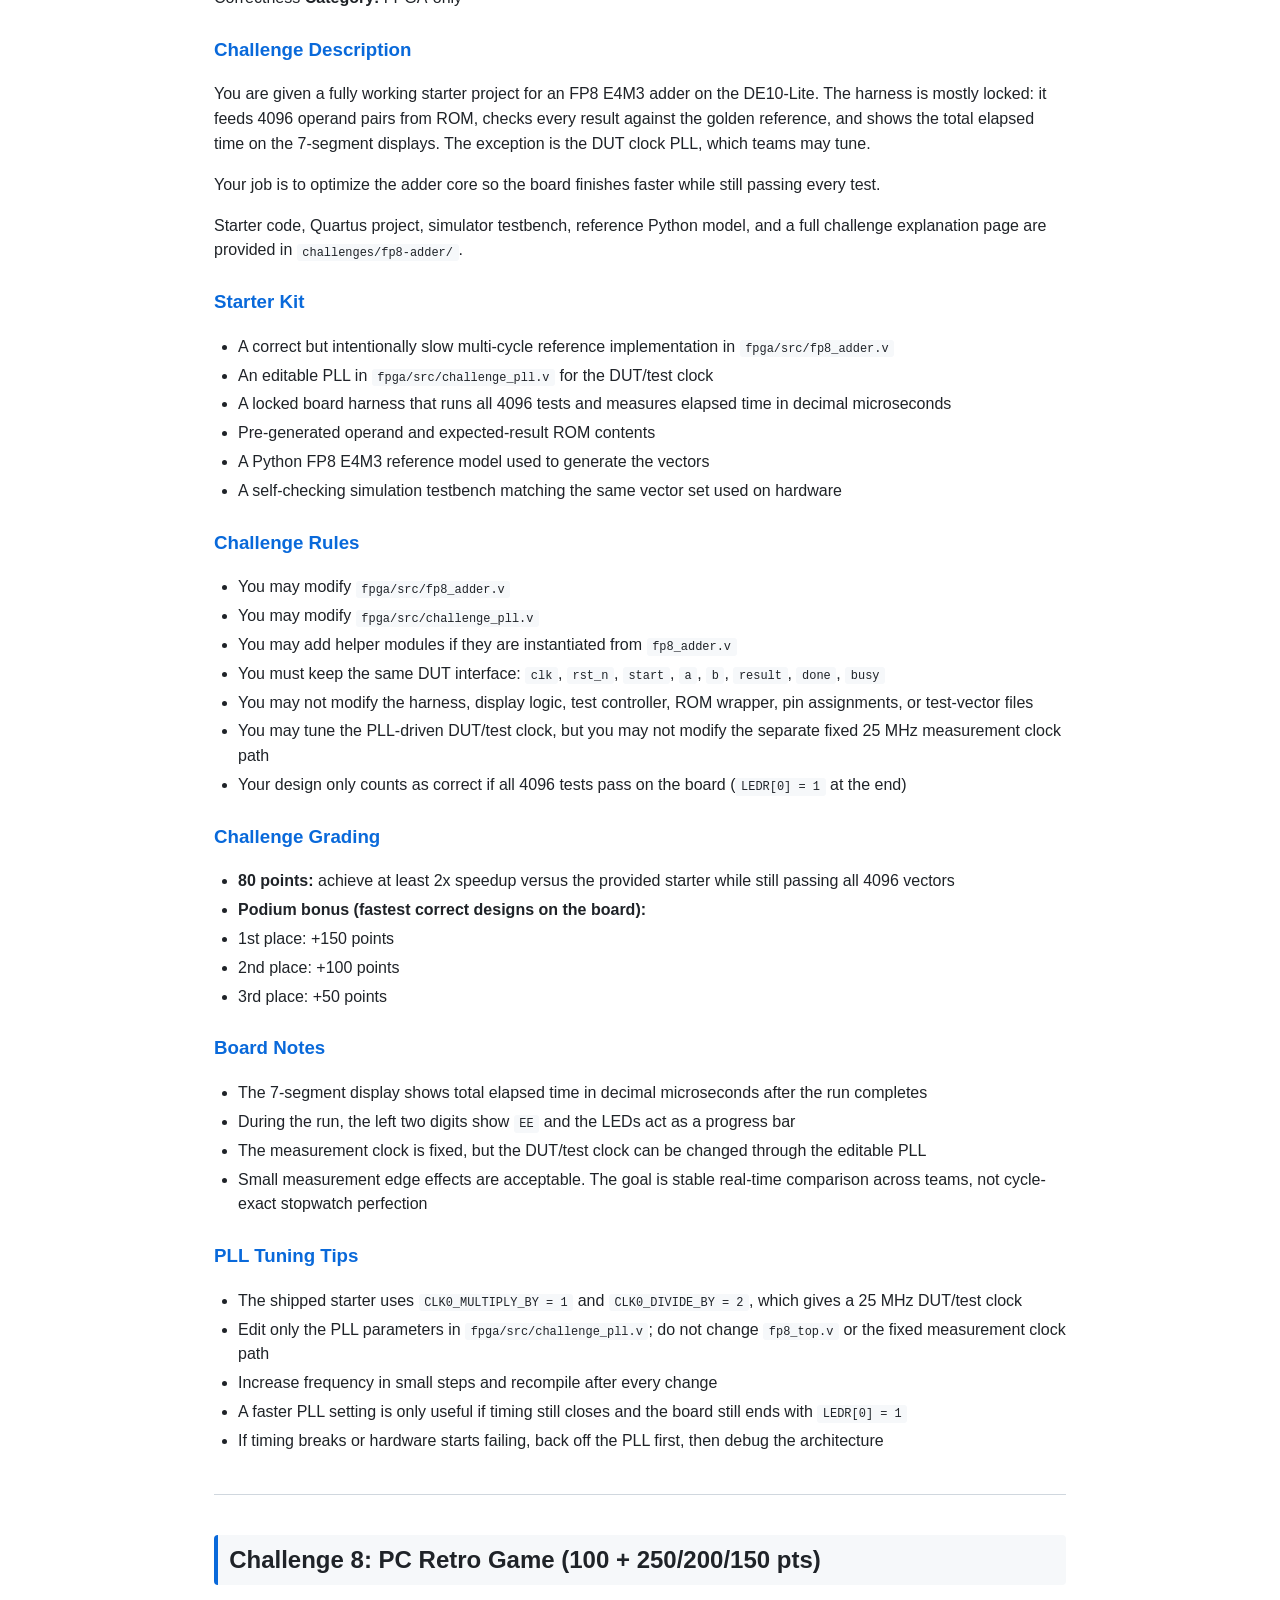
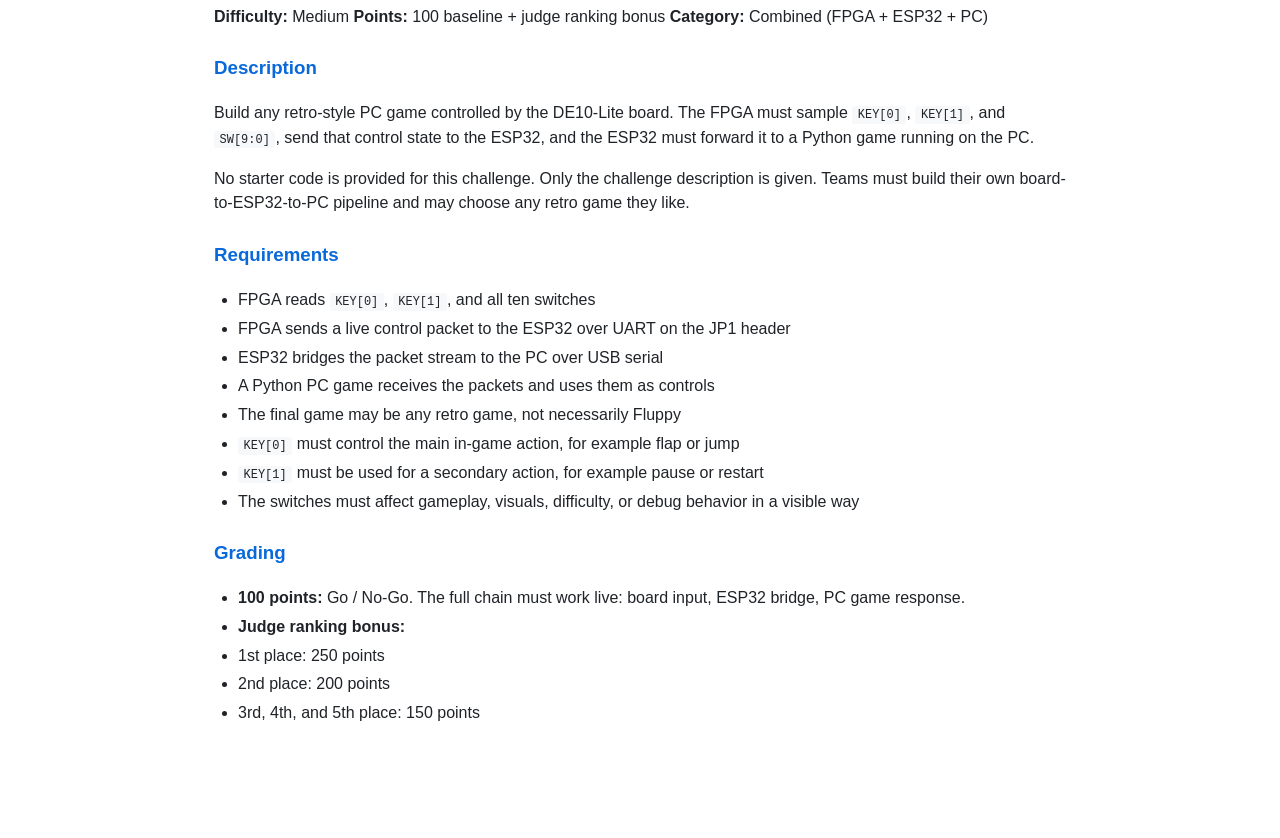
<file: challenges_public/CHALLENGES.html>
<!doctype html>
<html lang="en">
<head>
<meta charset="utf-8">
<title>CrashTech VLSI 2026 - Challenges</title>
<style>
:root {
  --fg: #1f2328;
  --muted: #57606a;
  --bg: #ffffff;
  --accent: #0969da;
  --card-bg: #f6f8fa;
  --border: #d0d7de;
}
* { box-sizing: border-box; }
body {
  font-family: -apple-system, BlinkMacSystemFont, "Segoe UI", Helvetica, Arial, sans-serif;
  color: var(--fg);
  background: var(--bg);
  max-width: 900px;
  margin: 2rem auto;
  padding: 0 1.5rem 4rem;
  line-height: 1.55;
}
h1 {
  border-bottom: 2px solid var(--border);
  padding-bottom: 0.4rem;
  margin-top: 2rem;
}
h2 {
  margin-top: 2.5rem;
  padding: 0.4rem 0.7rem;
  background: var(--card-bg);
  border-left: 4px solid var(--accent);
  border-radius: 4px;
}
h3 { margin-top: 1.5rem; color: var(--accent); }
hr {
  border: 0;
  border-top: 1px solid var(--border);
  margin: 2.5rem 0;
}
code {
  background: var(--card-bg);
  padding: 0.1rem 0.35rem;
  border-radius: 3px;
  font-size: 0.92em;
}
pre code { display: block; padding: 0.8rem; overflow-x: auto; }
blockquote {
  border-left: 4px solid var(--accent);
  background: var(--card-bg);
  margin: 1rem 0;
  padding: 0.6rem 1rem;
  color: var(--muted);
}
ul, ol { padding-left: 1.5rem; }
li { margin: 0.25rem 0; }
strong { color: var(--fg); }
a { color: var(--accent); text-decoration: none; }
a:hover { text-decoration: underline; }
@media print {
  body { max-width: none; margin: 0; padding: 1cm; }
  h2 { page-break-inside: avoid; }
}
</style>
</head>
<body>
<h1 id="crashtech-vlsi-2026-competition-challenges">CrashTech VLSI-2026 - Competition Challenges</h1>
<hr>
<h2 id="challenge-1-volt-meter-10-pts">Challenge 1: Volt-Meter (10 pts)</h2>
<p><strong>Difficulty:</strong> Easy
<strong>Points:</strong> 10 (all or nothing)
<strong>Category:</strong> Combined (ESP32 + FPGA)</p>
<h3 id="description">Description</h3>
<p>Build a digital volt-meter that reads the potentiometer voltage and displays it on both the OLED screen and the FPGA 7-segment displays.</p>
<h3 id="requirements">Requirements</h3>
<ul>
<li>ESP32 reads the potentiometer (GPIO34 ADC) and converts to voltage (0-3.3V)</li>
<li>Voltage is displayed on the OLED screen in large text (e.g. "1.65V")</li>
<li>ESP32 sends the voltage value over UART to the FPGA</li>
<li>FPGA displays the voltage on the 7-segment displays as X.XX (with decimal point)</li>
<li>LED bar graph on LEDR[9:0] shows voltage level proportionally</li>
</ul>
<h3 id="grading">Grading</h3>
<p>Go / No-Go. All requirements must work for full 10 points. No partial credit.</p>
<hr>
<h2 id="challenge-2-accelerometer-3d-cube-30-pts">Challenge 2: Accelerometer 3D Cube (30 pts)</h2>
<p><strong>Difficulty:</strong> Medium
<strong>Points:</strong> 30 (all or nothing)
<strong>Category:</strong> Combined (FPGA + ESP32)</p>
<h3 id="description_1">Description</h3>
<p>Read the onboard ADXL345 accelerometer on the FPGA, send the raw acceleration data over UART to the ESP32, and draw a wireframe 3D cube on the OLED that rotates in real-time as you tilt the board.</p>
<h3 id="requirements_1">Requirements</h3>
<ul>
<li>FPGA reads X, Y, Z acceleration from the onboard ADXL345 via SPI</li>
<li>FPGA sends raw acceleration bytes to ESP32 over UART (GPIO header)</li>
<li>ESP32 receives the data and computes tilt angles (pitch and roll)</li>
<li>A wireframe 3D cube is rendered on the OLED display</li>
<li>The cube rotates smoothly in response to tilting the DE10-Lite board</li>
<li>FPGA LEDs show tilt direction (left/right/forward/back)</li>
</ul>
<h3 id="grading_1">Grading</h3>
<p>Go / No-Go. All requirements must work for full 30 points. No partial credit.</p>
<hr>
<h2 id="challenge-3-speed-loopback-50-200150100-pts">Challenge 3: Speed Loopback (50 + 200/150/100 pts)</h2>
<p><strong>Difficulty:</strong> Hard
<strong>Points:</strong> 50 baseline + podium bonus (200 / 150 / 100)
<strong>Category:</strong> Combined (FPGA + ESP32)</p>
<h3 id="description_2">Description</h3>
<p>The FPGA generates 10,000 pseudo-random bytes and sends them to the ESP32. The ESP32 must receive all bytes, compute the checksum (sum &amp; 0xFF), and send it back. The FPGA verifies the checksum and displays the elapsed time in milliseconds on the 7-segment displays.</p>
<p>Base code (FPGA + ESP32) and challenge HTML page with block diagram are provided in <code>challenges/speed-loopback/</code>.</p>
<h3 id="what-you-get">What You Get</h3>
<ul>
<li>Working FPGA bitstream with fixed infrastructure (LFSR, sum, timer, comparator)</li>
<li>Baseline ESP32 firmware using single 9600-baud UART (~10.4 seconds)</li>
<li>Full HTML page explaining the architecture, rules, and optimization ideas</li>
</ul>
<h3 id="rules">Rules</h3>
<ul>
<li>DO NOT modify the FPGA fixed infrastructure (LFSR, sum accumulator, timer, comparator, state machine, data count)</li>
<li>You MAY replace the UART TX/RX modules, change baud rates, add parallel channels, switch to SPI, or use any communication method</li>
<li>You MAY fully rewrite the ESP32 firmware</li>
<li>You MAY use any GPIO pins on the JP1 header or Arduino header (Arduino header is easier - male pins, use male-male jumper wires)</li>
</ul>
<h3 id="grading_2">Grading</h3>
<ul>
<li><strong>50 points:</strong> Achieve at least 4x improvement over baseline (complete in under 2,600 ms with correct checksum)</li>
<li><strong>Podium bonus (top 3 fastest correct times):</strong></li>
<li>1st place: +200 points</li>
<li>2nd place: +150 points</li>
<li>3rd place: +100 points</li>
</ul>
<hr>
<h2 id="challenge-4-press-right-20-pts">Challenge 4: Press Right (20 pts)</h2>
<p><strong>Difficulty:</strong> Easy
<strong>Points:</strong> 20 (all or nothing)
<strong>Category:</strong> Combined (FPGA + ESP32)</p>
<h3 id="description_3">Description</h3>
<p>A fast counter on the FPGA increments every 1/100th of a second (10ms), displayed on the 7-segment displays. Press KEY[0] to start the counter, then press KEY[0] again to stop it. The goal is to stop it exactly at 1000 (= 10.00 seconds). The stopped value is sent to the ESP32. If you stop within 1000 +/- 10 (i.e. 990 to 1010), the ESP32 plays a victory buzzer.</p>
<h3 id="requirements_2">Requirements</h3>
<ul>
<li>FPGA counter increments every 10ms, shown on HEX3..0 as a 4-digit decimal number</li>
<li>KEY[0] starts the counter, KEY[0] again stops it</li>
<li>Stopped value is sent to ESP32 over UART</li>
<li>ESP32 receives the value and plays the buzzer if within +/- 10 of 1000</li>
<li>OLED shows the stopped value and whether you won or missed</li>
<li>LEDs show how close you were (more LEDs = closer to 1000)</li>
</ul>
<h3 id="grading_3">Grading</h3>
<p>Go / No-Go. All requirements must work for full 20 points. No partial credit.</p>
<hr>
<h2 id="challenge-5-fpga-volt-meter-20-pts">Challenge 5: FPGA Volt-Meter (20 pts)</h2>
<p><strong>Difficulty:</strong> Medium
<strong>Points:</strong> 20 (all or nothing)
<strong>Category:</strong> Combined (FPGA + ESP32)</p>
<h3 id="description_4">Description</h3>
<p>Read an analog voltage using the FPGA's internal ADC (MAX 10 ADC), display it on the 7-segment displays, and send the value to the ESP32 to show on the OLED screen. This is the reverse direction of Challenge 1: the FPGA does the analog reading, not the ESP32.</p>
<h3 id="requirements_3">Requirements</h3>
<ul>
<li>FPGA reads analog input from Arduino header pin A0 using the internal MAX 10 ADC</li>
<li>Voltage (0-3.3V) is displayed on the 7-segment displays as X.XX with decimal point</li>
<li>FPGA sends the voltage value over UART to the ESP32</li>
<li>ESP32 displays the voltage on the OLED in large text</li>
<li>LED bar graph on LEDR[9:0] shows voltage level proportionally</li>
<li>Display updates live as the input voltage changes</li>
</ul>
<h3 id="grading_4">Grading</h3>
<p>Go / No-Go. All requirements must work for full 20 points. No partial credit.</p>
<hr>
<h2 id="challenge-6-frequency-detector-100-pts">Challenge 6: Frequency Detector (100 pts)</h2>
<p><strong>Difficulty:</strong> Medium-Hard
<strong>Points:</strong> 100 (all or nothing)
<strong>Category:</strong> Combined (FPGA + ESP32)</p>
<h3 id="description_5">Description</h3>
<p>The ESP32 reads a potentiometer and generates a digital sine wave at the corresponding frequency (100-2000 Hz). It sends 256 raw signed samples over UART to the FPGA. The FPGA must detect the frequency of the signal and display it on the 7-segment displays.</p>
<h3 id="requirements_4">Requirements</h3>
<ul>
<li>ESP32 reads potentiometer (GPIO34 ADC) and maps 0-4095 to 100-2000 Hz</li>
<li>ESP32 generates 256 samples of a sine wave at 8000 Hz sample rate</li>
<li>Samples are sent as raw signed 8-bit bytes over UART (115200 baud) to FPGA via GPIO header</li>
<li>FPGA receives the 256-byte frame and detects the signal frequency</li>
<li>Detected frequency is displayed on HEX3..0 in Hz (e.g. "1085")</li>
<li>Accuracy must be within 35 Hz of the ESP32's generated frequency</li>
<li><strong>Note:</strong> A 50-100 Hz deviation is acceptable and expected given the 31 Hz bin resolution</li>
<li>LED bar graph shows frequency band (more LEDs = higher frequency)</li>
<li>SW[9] toggles debug mode (show raw detection internals)</li>
</ul>
<h3 id="hints">Hints</h3>
<ul>
<li>Sample rate = 8000 Hz, window = 256 samples → frequency resolution ≈ 31 Hz</li>
<li>Zero-crossing detection is the simplest approach (count sign changes)</li>
<li>FFT is the "proper" approach but requires ROM for twiddle factors (watch out for MAX 10 configuration mode limitations)</li>
<li>Frame synchronization: use a gap timeout between 256-byte bursts</li>
</ul>
<h3 id="grading_5">Grading</h3>
<p>Go / No-Go. All requirements must work for full 100 points. No partial credit.</p>
<hr>
<h2 id="challenge-7-fp8-adder-race-80-15010050-pts">Challenge 7: FP8 Adder Race (80 + 150/100/50 pts)</h2>
<p><strong>Difficulty:</strong> Hard
<strong>Points:</strong> 80 for a valid 2x speedup + podium bonus (150 / 100 / 50)
<strong>Scoring model:</strong> Performance + Correctness
<strong>Category:</strong> FPGA-only</p>
<h3 id="challenge-description">Challenge Description</h3>
<p>You are given a fully working starter project for an FP8 E4M3 adder on the DE10-Lite. The harness is mostly locked: it feeds 4096 operand pairs from ROM, checks every result against the golden reference, and shows the total elapsed time on the 7-segment displays. The exception is the DUT clock PLL, which teams may tune.</p>
<p>Your job is to optimize the adder core so the board finishes faster while still passing every test.</p>
<p>Starter code, Quartus project, simulator testbench, reference Python model, and a full challenge explanation page are provided in <code>challenges/fp8-adder/</code>.</p>
<h3 id="starter-kit">Starter Kit</h3>
<ul>
<li>A correct but intentionally slow multi-cycle reference implementation in <code>fpga/src/fp8_adder.v</code></li>
<li>An editable PLL in <code>fpga/src/challenge_pll.v</code> for the DUT/test clock</li>
<li>A locked board harness that runs all 4096 tests and measures elapsed time in decimal microseconds</li>
<li>Pre-generated operand and expected-result ROM contents</li>
<li>A Python FP8 E4M3 reference model used to generate the vectors</li>
<li>A self-checking simulation testbench matching the same vector set used on hardware</li>
</ul>
<h3 id="challenge-rules">Challenge Rules</h3>
<ul>
<li>You may modify <code>fpga/src/fp8_adder.v</code></li>
<li>You may modify <code>fpga/src/challenge_pll.v</code></li>
<li>You may add helper modules if they are instantiated from <code>fp8_adder.v</code></li>
<li>You must keep the same DUT interface: <code>clk</code>, <code>rst_n</code>, <code>start</code>, <code>a</code>, <code>b</code>, <code>result</code>, <code>done</code>, <code>busy</code></li>
<li>You may not modify the harness, display logic, test controller, ROM wrapper, pin assignments, or test-vector files</li>
<li>You may tune the PLL-driven DUT/test clock, but you may not modify the separate fixed 25 MHz measurement clock path</li>
<li>Your design only counts as correct if all 4096 tests pass on the board (<code>LEDR[0] = 1</code> at the end)</li>
</ul>
<h3 id="challenge-grading">Challenge Grading</h3>
<ul>
<li><strong>80 points:</strong> achieve at least 2x speedup versus the provided starter while still passing all 4096 vectors</li>
<li><strong>Podium bonus (fastest correct designs on the board):</strong></li>
<li>1st place: +150 points</li>
<li>2nd place: +100 points</li>
<li>3rd place: +50 points</li>
</ul>
<h3 id="board-notes">Board Notes</h3>
<ul>
<li>The 7-segment display shows total elapsed time in decimal microseconds after the run completes</li>
<li>During the run, the left two digits show <code>EE</code> and the LEDs act as a progress bar</li>
<li>The measurement clock is fixed, but the DUT/test clock can be changed through the editable PLL</li>
<li>Small measurement edge effects are acceptable. The goal is stable real-time comparison across teams, not cycle-exact stopwatch perfection</li>
</ul>
<h3 id="pll-tuning-tips">PLL Tuning Tips</h3>
<ul>
<li>The shipped starter uses <code>CLK0_MULTIPLY_BY = 1</code> and <code>CLK0_DIVIDE_BY = 2</code>, which gives a 25 MHz DUT/test clock</li>
<li>Edit only the PLL parameters in <code>fpga/src/challenge_pll.v</code>; do not change <code>fp8_top.v</code> or the fixed measurement clock path</li>
<li>Increase frequency in small steps and recompile after every change</li>
<li>A faster PLL setting is only useful if timing still closes and the board still ends with <code>LEDR[0] = 1</code></li>
<li>If timing breaks or hardware starts failing, back off the PLL first, then debug the architecture</li>
</ul>
<hr>
<h2 id="challenge-8-pc-retro-game-100-250200150-pts">Challenge 8: PC Retro Game (100 + 250/200/150 pts)</h2>
<p><strong>Difficulty:</strong> Medium
<strong>Points:</strong> 100 baseline + judge ranking bonus
<strong>Category:</strong> Combined (FPGA + ESP32 + PC)</p>
<h3 id="description_6">Description</h3>
<p>Build any retro-style PC game controlled by the DE10-Lite board. The FPGA must sample <code>KEY[0]</code>, <code>KEY[1]</code>, and <code>SW[9:0]</code>, send that control state to the ESP32, and the ESP32 must forward it to a Python game running on the PC.</p>
<p>No starter code is provided for this challenge.
Only the challenge description is given. Teams must build their own board-to-ESP32-to-PC pipeline and may choose any retro game they like.</p>
<h3 id="requirements_5">Requirements</h3>
<ul>
<li>FPGA reads <code>KEY[0]</code>, <code>KEY[1]</code>, and all ten switches</li>
<li>FPGA sends a live control packet to the ESP32 over UART on the JP1 header</li>
<li>ESP32 bridges the packet stream to the PC over USB serial</li>
<li>A Python PC game receives the packets and uses them as controls</li>
<li>The final game may be any retro game, not necessarily Fluppy</li>
<li><code>KEY[0]</code> must control the main in-game action, for example flap or jump</li>
<li><code>KEY[1]</code> must be used for a secondary action, for example pause or restart</li>
<li>The switches must affect gameplay, visuals, difficulty, or debug behavior in a visible way</li>
</ul>
<h3 id="grading_6">Grading</h3>
<ul>
<li><strong>100 points:</strong> Go / No-Go. The full chain must work live: board input, ESP32 bridge, PC game response.</li>
<li><strong>Judge ranking bonus:</strong></li>
<li>1st place: 250 points</li>
<li>2nd place: 200 points</li>
<li>3rd, 4th, and 5th place: 150 points</li>
</ul>
</body>
</html>
</file>
